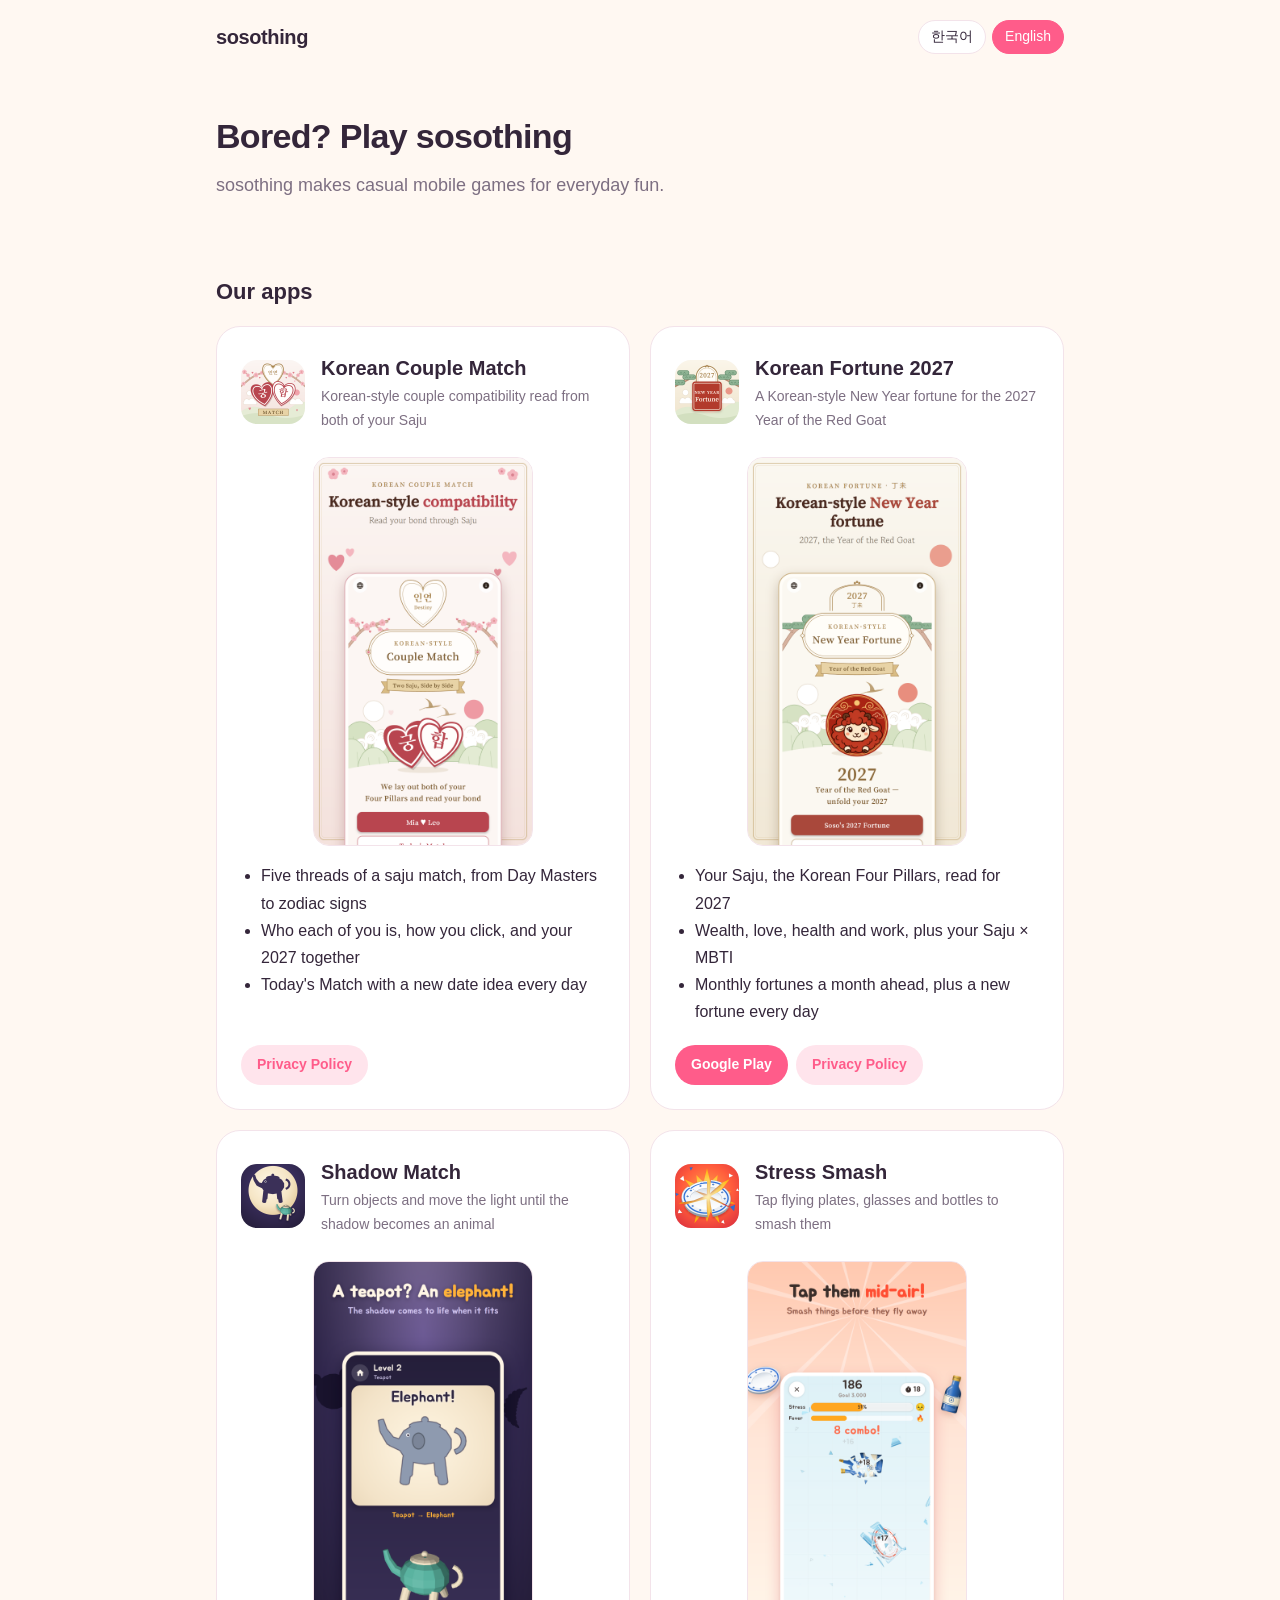
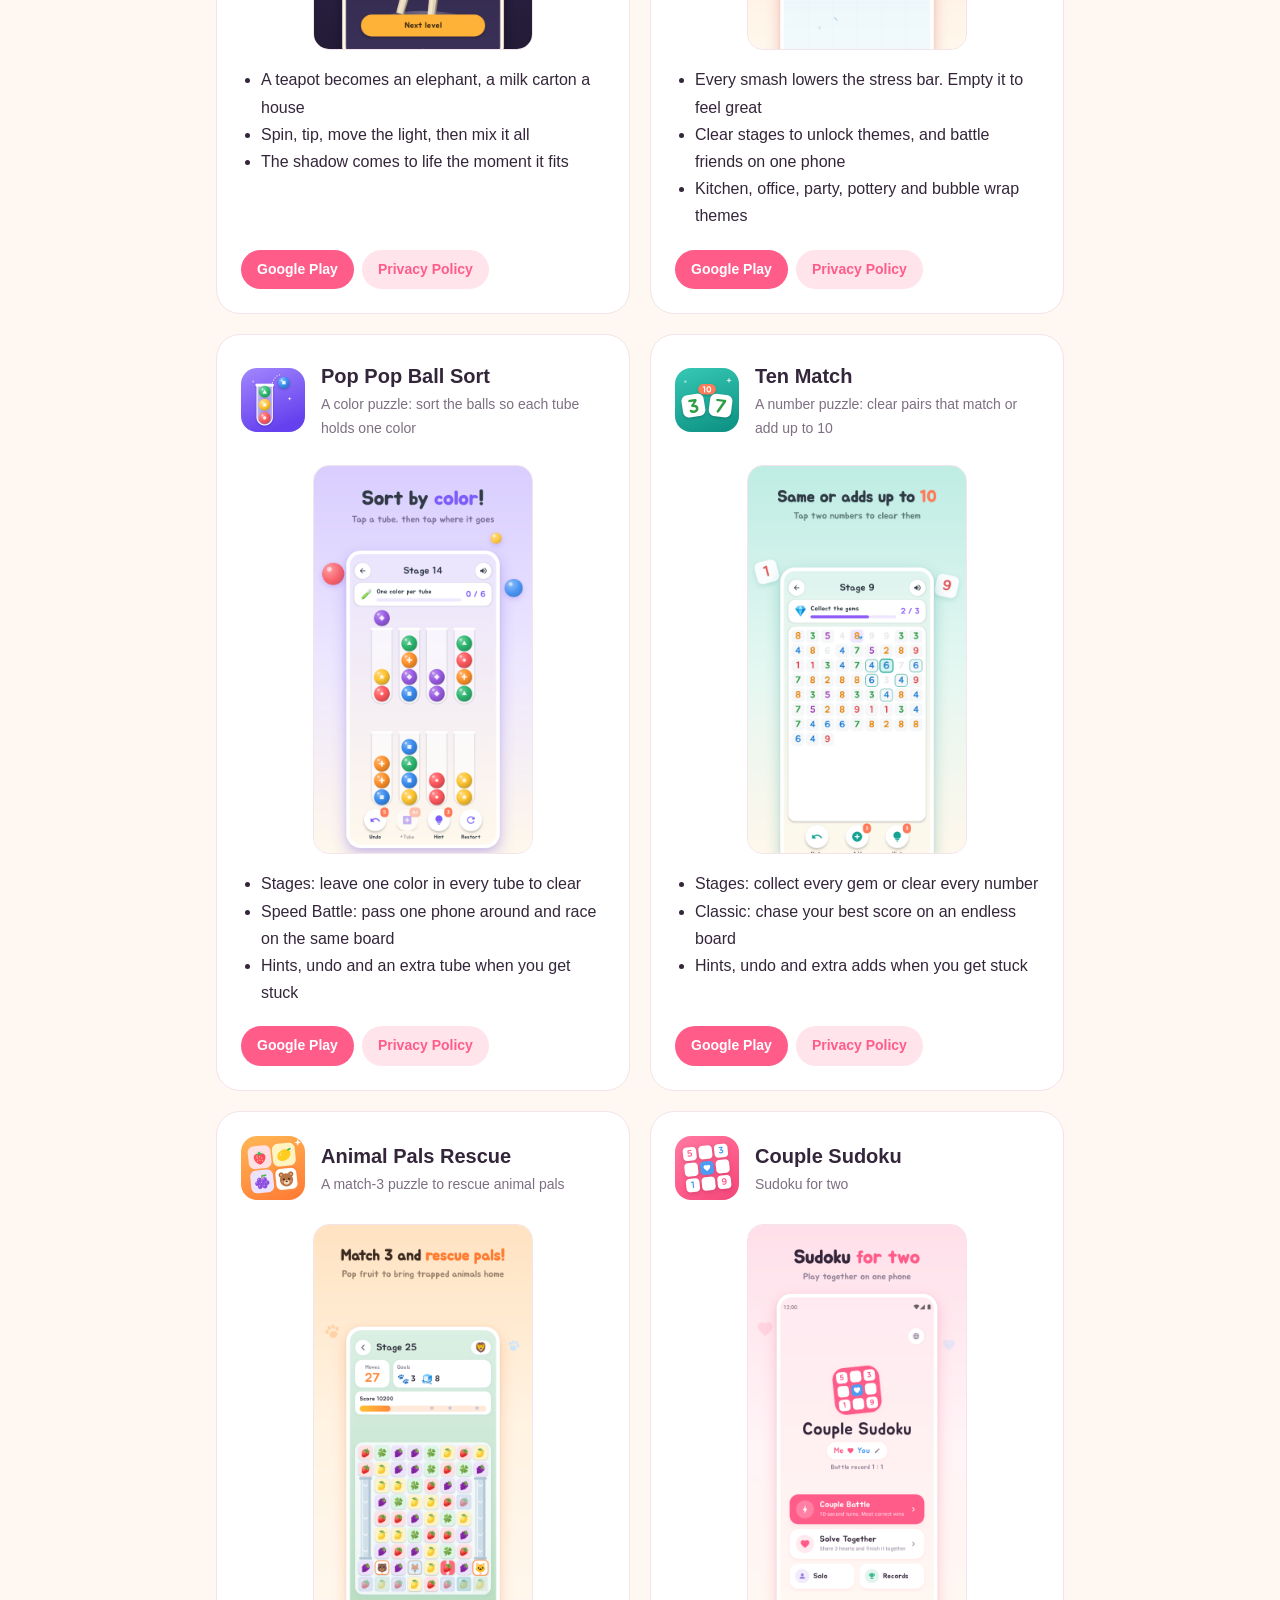
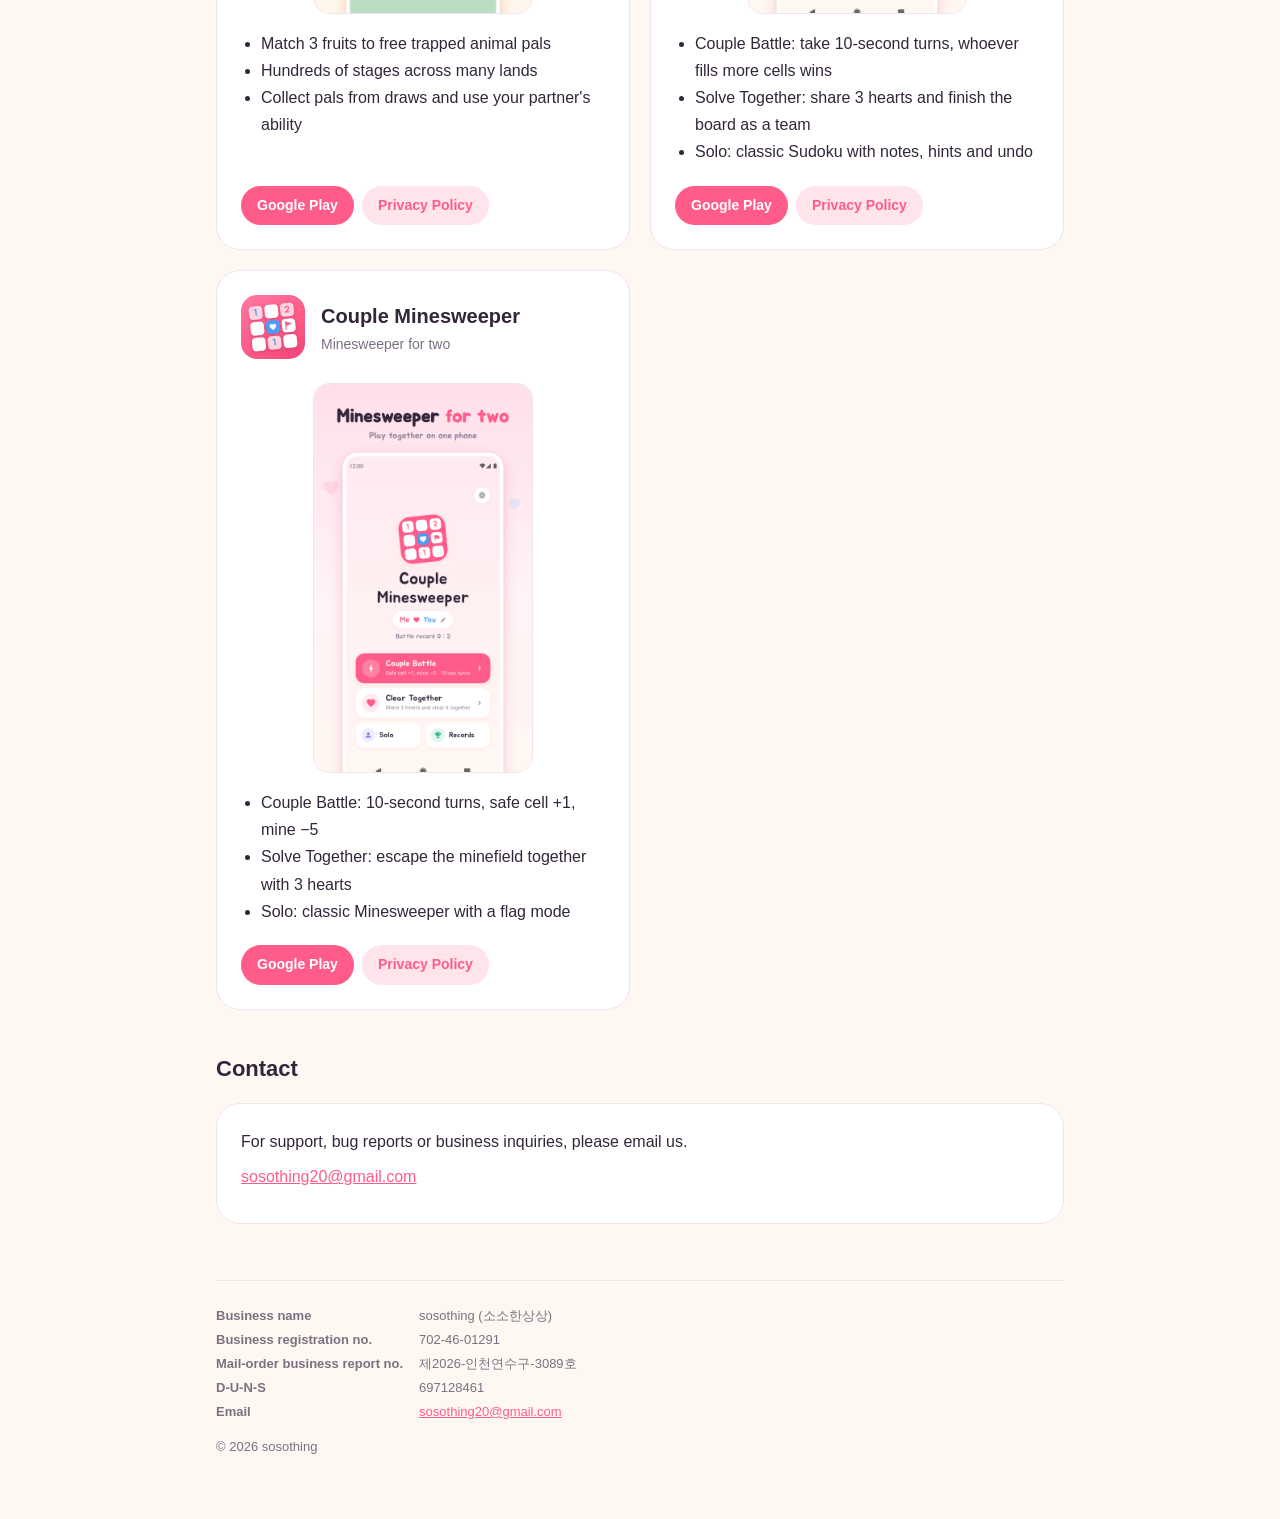
<file: index.html>
<!doctype html>
<html lang="ko" data-lang="ko">
<head>
<meta charset="utf-8">
<meta name="viewport" content="width=device-width, initial-scale=1">
<title>sosothing</title>
<meta name="description" content="소소한상상(sosothing)은 일상에서 가볍게 즐기는 캐주얼 모바일 게임을 만듭니다. / sosothing makes casual mobile games for everyday fun.">
<meta name="google-site-verification" content="OZxtH8biWq6dHtOWnSwe_YBOrlfcBjzr07Ja14kbQ_M">
<link rel="icon" href="assets/sudoku-icon.png">
<link rel="stylesheet" href="style.css">
<script src="lang.js"></script>
</head>
<body>
<div class="wrap">
  <header class="top">
    <a class="brand" href="./">sosothing</a>
    <div class="lang-switch">
      <button type="button" data-set-lang="ko">한국어</button>
      <button type="button" data-set-lang="en">English</button>
    </div>
  </header>

  <section class="hero">
    <h1 lang="ko">심심할땐 소소한상상</h1>
    <h1 lang="en">Bored? Play sosothing</h1>
    <p lang="ko">소소한상상(sosothing)은 일상에서 가볍게 즐기는 캐주얼 모바일 게임을 만듭니다.</p>
    <p lang="en">sosothing makes casual mobile games for everyday fun.</p>
  </section>

  <h2 class="section-title"><span lang="ko">앱</span><span lang="en">Our apps</span></h2>
  <div class="apps">
    <article class="app" id="couple-match">
      <div class="app-head">
        <img lang="ko" src="assets/couple-match-icon.png" alt="">
        <img lang="en" src="assets/couple-match-icon-en.png" alt="">
        <div>
          <h3><span lang="ko">소소점집 커플 궁합</span><span lang="en">Korean Couple Match</span></h3>
          <p lang="ko">두 사람의 만세력 사주로 보는 커플 궁합</p>
          <p lang="en">Korean-style couple compatibility read from both of your Saju</p>
        </div>
      </div>
      <img class="shot" lang="ko" src="assets/couple-match-ko.png" alt="소소점집 커플 궁합 앱 화면">
      <img class="shot" lang="en" src="assets/couple-match-en.png" alt="Korean Couple Match app screen">
      <ul lang="ko">
        <li>일간·배우자 자리·오행·십성·띠, 사주 궁합의 다섯 갈래</li>
        <li>각자 어떤 사람인지부터 둘이 만나면 어떤지, 2027년 둘의 흐름까지</li>
        <li>날마다 바뀌는 오늘의 궁합과 오늘의 데이트</li>
      </ul>
      <ul lang="en">
        <li>Five threads of a saju match, from Day Masters to zodiac signs</li>
        <li>Who each of you is, how you click, and your 2027 together</li>
        <li>Today's Match with a new date idea every day</li>
      </ul>
      <div class="links">
        <a class="btn btn-ghost" href="apps/couple-match/privacy.html"><span lang="ko">개인정보처리방침</span><span lang="en">Privacy Policy</span></a>
      </div>
    </article>

    <article class="app" id="newyear-2027">
      <div class="app-head">
        <img lang="ko" src="assets/newyear-2027-icon.png" alt="">
        <img lang="en" src="assets/newyear-2027-icon-en.png" alt="">
        <div>
          <h3><span lang="ko">소소점집 신년운세 2027</span><span lang="en">Korean Fortune 2027</span></h3>
          <p lang="ko">만세력으로 보는 2027 정미년 붉은 양의 해 신년운세</p>
          <p lang="en">A Korean-style New Year fortune for the 2027 Year of the Red Goat</p>
        </div>
      </div>
      <img class="shot" lang="ko" src="assets/newyear-2027-ko.png" alt="소소점집 신년운세 앱 화면">
      <img class="shot" lang="en" src="assets/newyear-2027-en.png" alt="Korean Fortune 2027 app screen">
      <ul lang="ko">
        <li>타고난 나부터 2027년의 나까지, 재물·연애·건강·일 운세</li>
        <li>만세력 사주표와 사주 × MBTI로 본 나</li>
        <li>한 달 앞서 미리 여는 달별 운세와 날마다 바뀌는 오늘의 운세</li>
      </ul>
      <ul lang="en">
        <li>Your Saju, the Korean Four Pillars, read for 2027</li>
        <li>Wealth, love, health and work, plus your Saju × MBTI</li>
        <li>Monthly fortunes a month ahead, plus a new fortune every day</li>
      </ul>
      <div class="links">
        <a class="btn btn-primary" href="https://play.google.com/store/apps/details?id=com.sosothing.newyear2027">Google Play</a>
        <a class="btn btn-ghost" href="apps/newyear-2027/privacy.html"><span lang="ko">개인정보처리방침</span><span lang="en">Privacy Policy</span></a>
      </div>
    </article>

    <article class="app" id="shadow-match">
      <div class="app-head">
        <img src="assets/shadow-match-icon.png" alt="">
        <div>
          <h3><span lang="ko">그림자 맞추기</span><span lang="en">Shadow Match</span></h3>
          <p lang="ko">물건을 돌리고 조명을 옮겨 그림자를 동물로 바꾸는 퍼즐</p>
          <p lang="en">Turn objects and move the light until the shadow becomes an animal</p>
        </div>
      </div>
      <img class="shot" lang="ko" src="assets/shadow-match-ko.png" alt="그림자 맞추기 게임 화면">
      <img class="shot" lang="en" src="assets/shadow-match-en.png" alt="Shadow Match game screen">
      <ul lang="ko">
        <li>주전자는 코끼리로, 우유팩은 집으로, 블록은 고양이로</li>
        <li>돌리기, 기울이기, 조명 옮기기, 그리고 모두 섞어서 맞추기까지</li>
        <li>딱 맞는 순간 그림자에 색과 얼굴이 생겨나요</li>
      </ul>
      <ul lang="en">
        <li>A teapot becomes an elephant, a milk carton a house</li>
        <li>Spin, tip, move the light, then mix it all</li>
        <li>The shadow comes to life the moment it fits</li>
      </ul>
      <div class="links">
        <a class="btn btn-primary" href="https://play.google.com/store/apps/details?id=com.sosothing.shadowmatch">Google Play</a>
        <a class="btn btn-ghost" href="apps/shadow-match/privacy.html"><span lang="ko">개인정보처리방침</span><span lang="en">Privacy Policy</span></a>
      </div>
    </article>

    <article class="app" id="stress-smash">
      <div class="app-head">
        <img src="assets/stress-smash-icon.png" alt="">
        <div>
          <h3><span lang="ko">스트레스 박살</span><span lang="en">Stress Smash</span></h3>
          <p lang="ko">날아오는 접시, 유리컵, 병을 눌러 와장창 부수는 스트레스 해소 게임</p>
          <p lang="en">Tap flying plates, glasses and bottles to smash them</p>
        </div>
      </div>
      <img class="shot" lang="ko" src="assets/stress-smash-ko.png" alt="스트레스 박살 게임 화면">
      <img class="shot" lang="en" src="assets/stress-smash-en.png" alt="Stress Smash game screen">
      <ul lang="ko">
        <li>부술 때마다 스트레스 게이지가 줄고, 다 비우면 후련해요</li>
        <li>스테이지를 깨고 테마를 열고, 박살 대결로 친구와 점수 대결</li>
        <li>부엌, 사무실, 파티, 도자기 공방, 뽁뽁이 테마</li>
      </ul>
      <ul lang="en">
        <li>Every smash lowers the stress bar. Empty it to feel great</li>
        <li>Clear stages to unlock themes, and battle friends on one phone</li>
        <li>Kitchen, office, party, pottery and bubble wrap themes</li>
      </ul>
      <div class="links">
        <a class="btn btn-primary" href="https://play.google.com/store/apps/details?id=com.sosothing.stresssmash">Google Play</a>
        <a class="btn btn-ghost" href="apps/stress-smash/privacy.html"><span lang="ko">개인정보처리방침</span><span lang="en">Privacy Policy</span></a>
      </div>
    </article>

    <article class="app" id="ball-sort">
      <div class="app-head">
        <img src="assets/ball-sort-icon.png" alt="">
        <div>
          <h3><span lang="ko">콩콩 볼소트</span><span lang="en">Pop Pop Ball Sort</span></h3>
          <p lang="ko">같은 색 공끼리 병에 모으는 정렬 퍼즐</p>
          <p lang="en">A color puzzle: sort the balls so each tube holds one color</p>
        </div>
      </div>
      <img class="shot" lang="ko" src="assets/ball-sort-ko.png" alt="콩콩 볼소트 게임 화면">
      <img class="shot" lang="en" src="assets/ball-sort-en.png" alt="Pop Pop Ball Sort game screen">
      <ul lang="ko">
        <li>스테이지: 병마다 한 가지 색만 남기면 클리어</li>
        <li>스피드 대결: 여럿이 폰 하나로 같은 판을 풀고 시간으로 순위</li>
        <li>힌트, 되돌리기, 빈 병 더하기로 막혀도 걱정 없어요</li>
      </ul>
      <ul lang="en">
        <li>Stages: leave one color in every tube to clear</li>
        <li>Speed Battle: pass one phone around and race on the same board</li>
        <li>Hints, undo and an extra tube when you get stuck</li>
      </ul>
      <div class="links">
        <a class="btn btn-primary" href="https://play.google.com/store/apps/details?id=com.sosothing.ballsort">Google Play</a>
        <a class="btn btn-ghost" href="apps/ball-sort/privacy.html"><span lang="ko">개인정보처리방침</span><span lang="en">Privacy Policy</span></a>
      </div>
    </article>

    <article class="app" id="ten-match">
      <div class="app-head">
        <img src="assets/ten-match-icon.png" alt="">
        <div>
          <h3><span lang="ko">텐 매치</span><span lang="en">Ten Match</span></h3>
          <p lang="ko">같거나 합이 10인 두 숫자를 지우는 숫자 퍼즐</p>
          <p lang="en">A number puzzle: clear pairs that match or add up to 10</p>
        </div>
      </div>
      <img class="shot" lang="ko" src="assets/ten-match-ko.png" alt="텐 매치 게임 화면">
      <img class="shot" lang="en" src="assets/ten-match-en.png" alt="Ten Match game screen">
      <ul lang="ko">
        <li>스테이지: 보석을 모으거나 숫자를 모두 지워 클리어</li>
        <li>클래식: 끝없이 이어지는 판에서 최고 점수에 도전</li>
        <li>힌트, 되돌리기, 숫자 추가로 막혀도 걱정 없어요</li>
      </ul>
      <ul lang="en">
        <li>Stages: collect every gem or clear every number</li>
        <li>Classic: chase your best score on an endless board</li>
        <li>Hints, undo and extra adds when you get stuck</li>
      </ul>
      <div class="links">
        <a class="btn btn-primary" href="https://play.google.com/store/apps/details?id=com.sosothing.tenmatch">Google Play</a>
        <a class="btn btn-ghost" href="apps/ten-match/privacy.html"><span lang="ko">개인정보처리방침</span><span lang="en">Privacy Policy</span></a>
      </div>
    </article>

    <article class="app" id="animal-rescue">
      <div class="app-head">
        <img src="assets/animal-rescue-icon.png" alt="">
        <div>
          <h3><span lang="ko">동물 친구 구출</span><span lang="en">Animal Pals Rescue</span></h3>
          <p lang="ko">과일을 맞춰 동물 친구를 구하는 3매치 퍼즐</p>
          <p lang="en">A match-3 puzzle to rescue animal pals</p>
        </div>
      </div>
      <img class="shot" lang="ko" src="assets/animal-rescue-ko.png" alt="동물 친구 구출 게임 화면">
      <img class="shot" lang="en" src="assets/animal-rescue-en.png" alt="Animal Pals Rescue game screen">
      <ul lang="ko">
        <li>과일 3개를 맞춰 갇힌 동물 친구를 구출</li>
        <li>여러 지역을 여행하는 수백 판의 퍼즐</li>
        <li>친구 뽑기로 동물을 모으고, 파트너 능력으로 퍼즐을 도와요</li>
      </ul>
      <ul lang="en">
        <li>Match 3 fruits to free trapped animal pals</li>
        <li>Hundreds of stages across many lands</li>
        <li>Collect pals from draws and use your partner's ability</li>
      </ul>
      <div class="links">
        <a class="btn btn-primary" href="https://play.google.com/store/apps/details?id=com.sosothing.animalrescue">Google Play</a>
        <a class="btn btn-ghost" href="apps/animal-rescue/privacy.html"><span lang="ko">개인정보처리방침</span><span lang="en">Privacy Policy</span></a>
      </div>
    </article>

    <article class="app" id="couple-sudoku">
      <div class="app-head">
        <img src="assets/sudoku-icon.png" alt="">
        <div>
          <h3><span lang="ko">커플 스도쿠</span><span lang="en">Couple Sudoku</span></h3>
          <p lang="ko">둘이 함께 푸는 스도쿠</p>
          <p lang="en">Sudoku for two</p>
        </div>
      </div>
      <img class="shot" lang="ko" src="assets/sudoku-ko.png" alt="커플 스도쿠 메인 화면">
      <img class="shot" lang="en" src="assets/sudoku-en.png" alt="Couple Sudoku main screen">
      <ul lang="ko">
        <li>커플 대결: 10초씩 번갈아 숫자를 넣고, 더 많이 맞힌 사람이 승리</li>
        <li>함께 풀기: 하트 3개를 나눠 쓰며 한 판을 같이 완성</li>
        <li>혼자 하기: 메모, 힌트, 되돌리기가 있는 클래식 스도쿠</li>
      </ul>
      <ul lang="en">
        <li>Couple Battle: take 10-second turns, whoever fills more cells wins</li>
        <li>Solve Together: share 3 hearts and finish the board as a team</li>
        <li>Solo: classic Sudoku with notes, hints and undo</li>
      </ul>
      <div class="links">
        <a class="btn btn-primary" href="https://play.google.com/store/apps/details?id=com.hoon.sudoku">Google Play</a>
        <a class="btn btn-ghost" href="apps/couple-sudoku/privacy.html"><span lang="ko">개인정보처리방침</span><span lang="en">Privacy Policy</span></a>
      </div>
    </article>

    <article class="app" id="couple-minesweeper">
      <div class="app-head">
        <img src="assets/minesweeper-icon.png" alt="">
        <div>
          <h3><span lang="ko">커플 지뢰찾기</span><span lang="en">Couple Minesweeper</span></h3>
          <p lang="ko">둘이 함께 하는 지뢰찾기</p>
          <p lang="en">Minesweeper for two</p>
        </div>
      </div>
      <img class="shot" lang="ko" src="assets/minesweeper-ko.png" alt="커플 지뢰찾기 메인 화면">
      <img class="shot" lang="en" src="assets/minesweeper-en.png" alt="Couple Minesweeper main screen">
      <ul lang="ko">
        <li>커플 대결: 10초씩 번갈아, 안전한 칸 +1점, 지뢰 −5점</li>
        <li>함께 풀기: 하트 3개로 둘이 지뢰밭을 함께 탈출</li>
        <li>혼자 하기: 깃발 모드가 있는 클래식 지뢰찾기</li>
      </ul>
      <ul lang="en">
        <li>Couple Battle: 10-second turns, safe cell +1, mine −5</li>
        <li>Solve Together: escape the minefield together with 3 hearts</li>
        <li>Solo: classic Minesweeper with a flag mode</li>
      </ul>
      <div class="links">
        <a class="btn btn-primary" href="https://play.google.com/store/apps/details?id=com.hoon.coupleminesweeper">Google Play</a>
        <a class="btn btn-ghost" href="apps/couple-minesweeper/privacy.html"><span lang="ko">개인정보처리방침</span><span lang="en">Privacy Policy</span></a>
      </div>
    </article>
  </div>

  <h2 class="section-title"><span lang="ko">문의</span><span lang="en">Contact</span></h2>
  <div class="about">
    <p lang="ko">앱 사용, 오류 제보, 제휴 문의는 이메일로 보내 주세요.</p>
    <p lang="en">For support, bug reports or business inquiries, please email us.</p>
    <p><a href="mailto:sosothing20@gmail.com">sosothing20@gmail.com</a></p>
  </div>

  <footer>
    <dl>
      <dt><span lang="ko">상호</span><span lang="en">Business name</span></dt><dd><span lang="ko">소소한상상 (영문: sosothing)</span><span lang="en">sosothing (소소한상상)</span></dd>
      <dt><span lang="ko">사업자등록번호</span><span lang="en">Business registration no.</span></dt><dd>702-46-01291</dd>
      <dt><span lang="ko">통신판매업 신고번호</span><span lang="en">Mail-order business report no.</span></dt><dd>제2026-인천연수구-3089호</dd>
      <!-- 정해지면 채운다
      <dt><span lang="ko">대표자</span><span lang="en">Representative</span></dt><dd></dd>
      <dt><span lang="ko">주소</span><span lang="en">Address</span></dt><dd></dd>
      -->
      <dt>D-U-N-S</dt><dd>697128461</dd>
      <dt><span lang="ko">이메일</span><span lang="en">Email</span></dt><dd><a href="mailto:sosothing20@gmail.com">sosothing20@gmail.com</a></dd>
    </dl>
    <p>© 2026 sosothing</p>
  </footer>
</div>
</body>
</html>
</file>
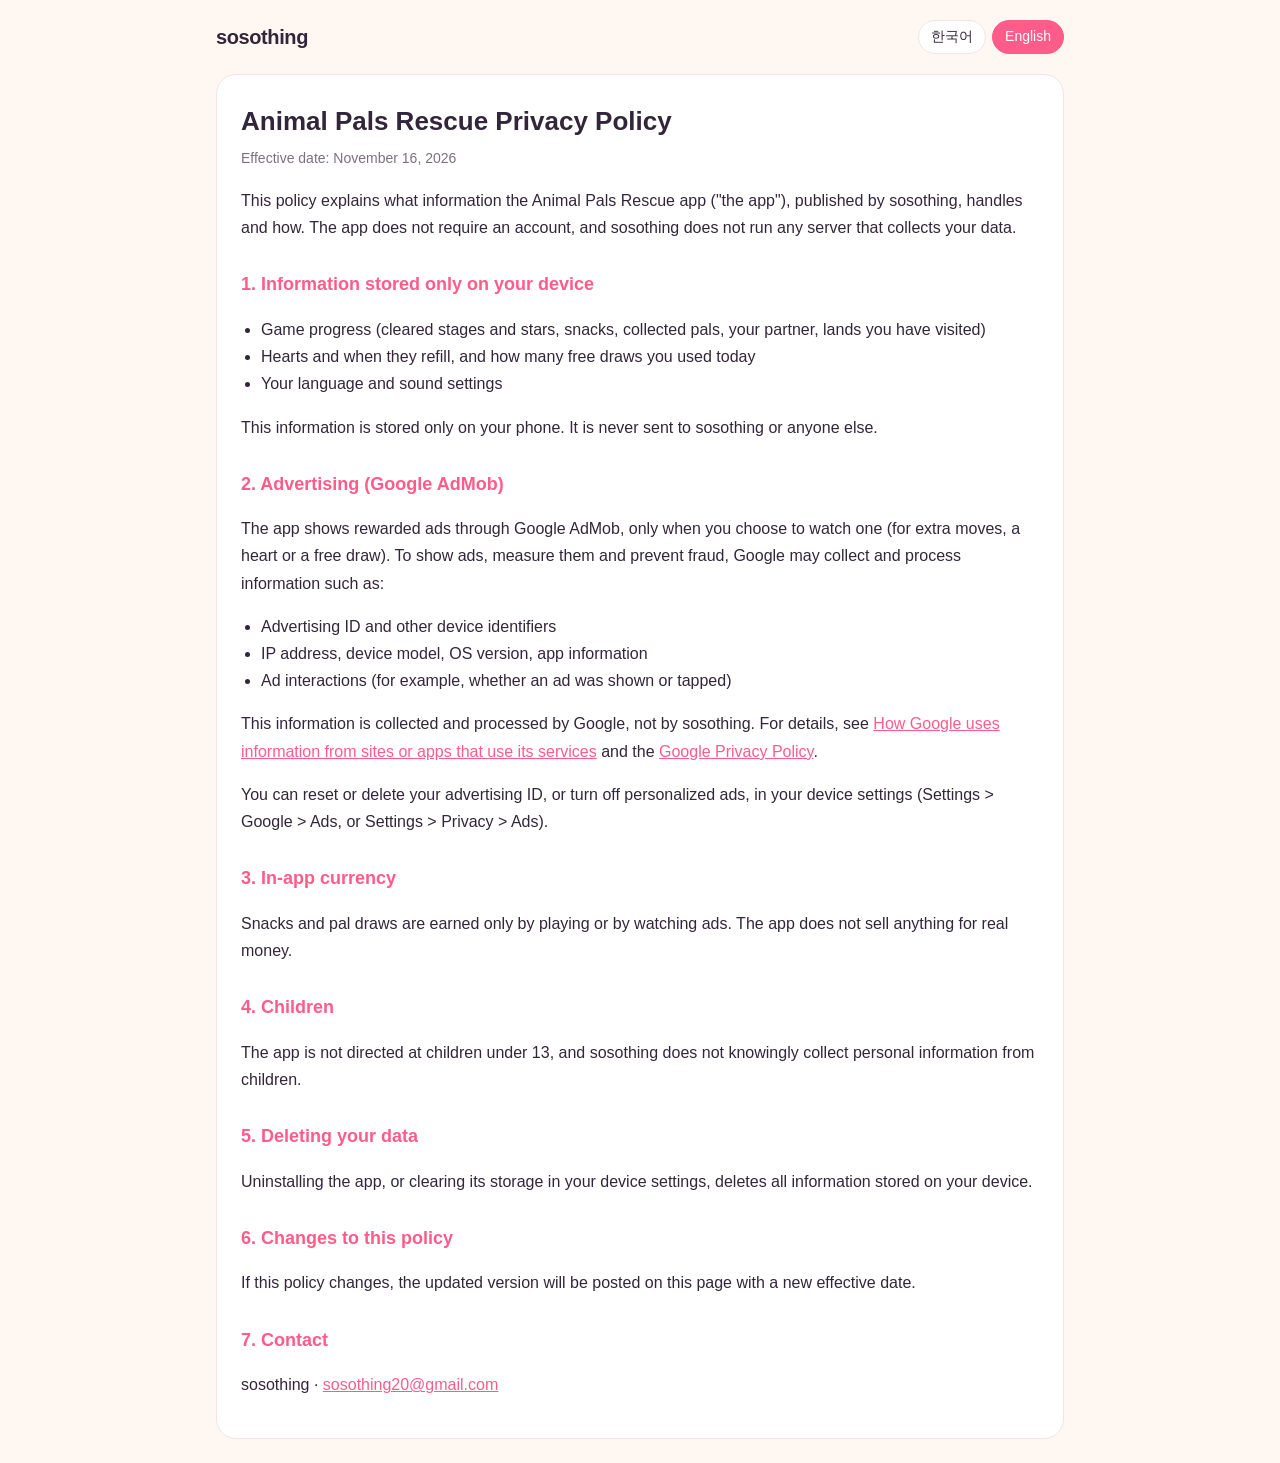
<file: apps/animal-rescue/privacy.html>
<!doctype html>
<html lang="ko" data-lang="ko">
<head>
<meta charset="utf-8">
<meta name="viewport" content="width=device-width, initial-scale=1">
<title>Animal Pals Rescue · Privacy Policy</title>
<link rel="icon" href="../../assets/animal-rescue-icon.png">
<link rel="stylesheet" href="../../style.css">
<script src="../../lang.js"></script>
</head>
<body>
<div class="wrap">
  <header class="top">
    <a class="brand" href="../../">sosothing</a>
    <div class="lang-switch">
      <button type="button" data-set-lang="ko">한국어</button>
      <button type="button" data-set-lang="en">English</button>
    </div>
  </header>

  <section class="doc" lang="en">
    <h1>Animal Pals Rescue Privacy Policy</h1>
    <p class="date">Effective date: November 16, 2026</p>
    <p>This policy explains what information the Animal Pals Rescue app ("the app"), published by sosothing, handles and how. The app does not require an account, and sosothing does not run any server that collects your data.</p>

    <h2>1. Information stored only on your device</h2>
    <ul>
      <li>Game progress (cleared stages and stars, snacks, collected pals, your partner, lands you have visited)</li>
      <li>Hearts and when they refill, and how many free draws you used today</li>
      <li>Your language and sound settings</li>
    </ul>
    <p>This information is stored only on your phone. It is never sent to sosothing or anyone else.</p>

    <h2>2. Advertising (Google AdMob)</h2>
    <p>The app shows rewarded ads through Google AdMob, only when you choose to watch one (for extra moves, a heart or a free draw). To show ads, measure them and prevent fraud, Google may collect and process information such as:</p>
    <ul>
      <li>Advertising ID and other device identifiers</li>
      <li>IP address, device model, OS version, app information</li>
      <li>Ad interactions (for example, whether an ad was shown or tapped)</li>
    </ul>
    <p>This information is collected and processed by Google, not by sosothing. For details, see <a href="https://policies.google.com/technologies/partner-sites">How Google uses information from sites or apps that use its services</a> and the <a href="https://policies.google.com/privacy">Google Privacy Policy</a>.</p>
    <p>You can reset or delete your advertising ID, or turn off personalized ads, in your device settings (Settings &gt; Google &gt; Ads, or Settings &gt; Privacy &gt; Ads).</p>

    <h2>3. In-app currency</h2>
    <p>Snacks and pal draws are earned only by playing or by watching ads. The app does not sell anything for real money.</p>

    <h2>4. Children</h2>
    <p>The app is not directed at children under 13, and sosothing does not knowingly collect personal information from children.</p>

    <h2>5. Deleting your data</h2>
    <p>Uninstalling the app, or clearing its storage in your device settings, deletes all information stored on your device.</p>

    <h2>6. Changes to this policy</h2>
    <p>If this policy changes, the updated version will be posted on this page with a new effective date.</p>

    <h2>7. Contact</h2>
    <p>sosothing · <a href="mailto:sosothing20@gmail.com">sosothing20@gmail.com</a></p>
  </section>

  <section class="doc" lang="ko">
    <h1>동물 친구 구출 개인정보처리방침</h1>
    <p class="date">시행일: 2026년 11월 16일</p>
    <p>이 방침은 소소한상상(sosothing)이 제공하는 동물 친구 구출 앱(이하 "앱")이 어떤 정보를 어떻게 다루는지 설명합니다. 앱은 회원가입이 없으며, sosothing은 사용자 정보를 모으는 서버를 운영하지 않습니다.</p>

    <h2>1. 기기에만 저장되는 정보</h2>
    <ul>
      <li>게임 진행 기록(깬 스테이지와 별, 간식, 모은 친구, 파트너, 방문한 지역)</li>
      <li>하트 개수와 충전 시간, 오늘 사용한 무료 뽑기 횟수</li>
      <li>언어·소리 설정</li>
    </ul>
    <p>이 정보는 사용자의 휴대폰에만 저장되며, sosothing이나 다른 누구에게도 전송되지 않습니다.</p>

    <h2>2. 광고 (Google AdMob)</h2>
    <p>앱은 Google AdMob을 통해 보상형 광고를 보여 주며, 사용자가 직접 선택할 때(이동 추가, 하트, 무료 뽑기)만 광고가 나옵니다. 광고 제공, 효과 측정, 부정 사용 방지를 위해 Google이 다음과 같은 정보를 수집·처리할 수 있습니다.</p>
    <ul>
      <li>광고 ID 및 기타 기기 식별자</li>
      <li>IP 주소, 기기 모델, OS 버전, 앱 정보</li>
      <li>광고 관련 활동(광고 노출·클릭 여부 등)</li>
    </ul>
    <p>이 정보는 sosothing이 아닌 Google이 수집하고 처리합니다. 자세한 내용은 <a href="https://policies.google.com/technologies/partner-sites?hl=ko">Google 서비스를 사용하는 사이트 또는 앱에서 Google이 정보를 사용하는 방법</a>과 <a href="https://policies.google.com/privacy?hl=ko">Google 개인정보처리방침</a>을 참고하세요.</p>
    <p>휴대폰 설정(설정 &gt; Google &gt; 광고, 또는 설정 &gt; 개인정보 보호 &gt; 광고)에서 광고 ID를 재설정·삭제하거나 맞춤 광고를 끌 수 있습니다.</p>

    <h2>3. 게임 안 재화</h2>
    <p>간식과 친구 뽑기는 게임을 하거나 광고를 봐서만 얻을 수 있습니다. 앱은 실제 돈으로 아무것도 판매하지 않습니다.</p>

    <h2>4. 아동</h2>
    <p>앱은 만 13세 미만 아동을 대상으로 하지 않으며, sosothing은 아동의 개인정보를 알면서 수집하지 않습니다.</p>

    <h2>5. 정보 삭제</h2>
    <p>앱을 삭제하거나 휴대폰 설정에서 앱 저장공간을 지우면 기기에 저장된 모든 정보가 함께 삭제됩니다.</p>

    <h2>6. 방침 변경</h2>
    <p>방침이 바뀌면 이 페이지에 새 시행일과 함께 게시합니다.</p>

    <h2>7. 문의</h2>
    <p>소소한상상(sosothing) · <a href="mailto:sosothing20@gmail.com">sosothing20@gmail.com</a></p>
  </section>
</div>
</body>
</html>
</file>
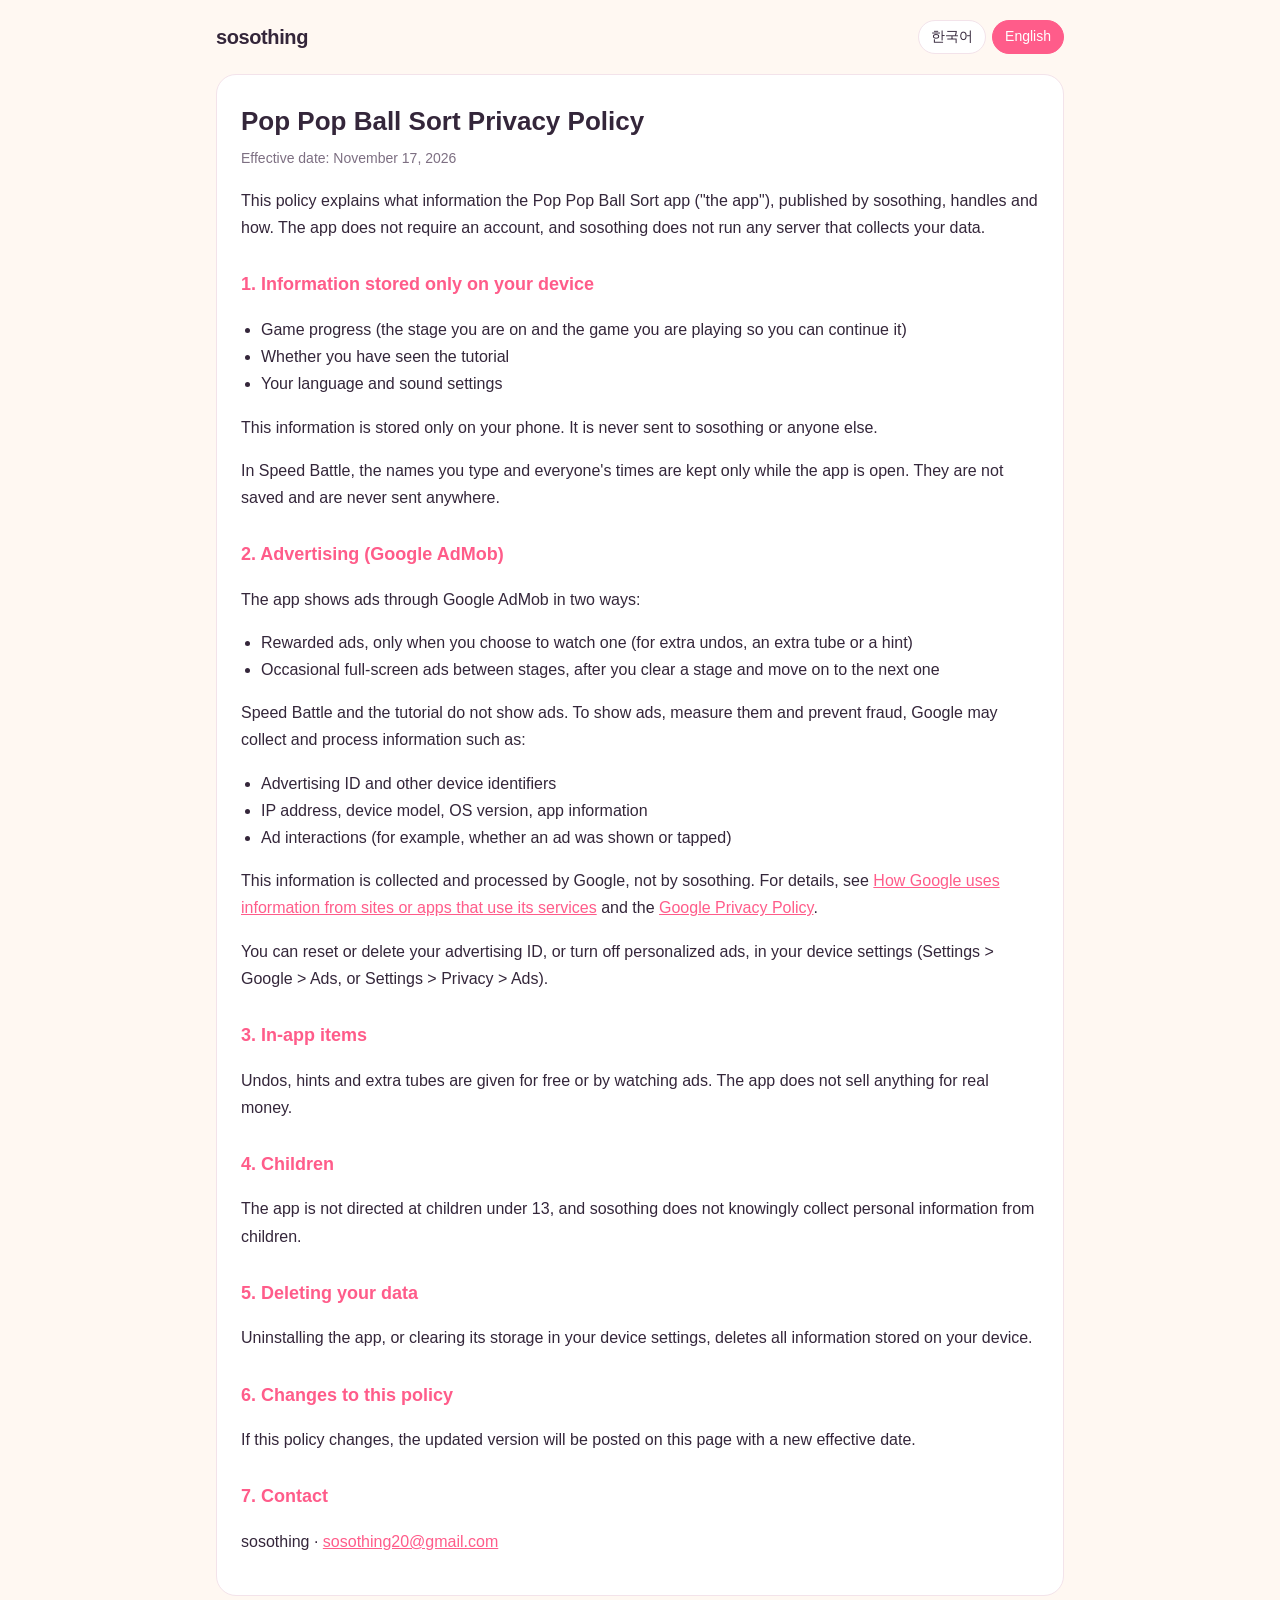
<file: apps/ball-sort/privacy.html>
<!doctype html>
<html lang="ko" data-lang="ko">
<head>
<meta charset="utf-8">
<meta name="viewport" content="width=device-width, initial-scale=1">
<title>Pop Pop Ball Sort · Privacy Policy</title>
<link rel="icon" href="../../assets/ball-sort-icon.png">
<link rel="stylesheet" href="../../style.css">
<script src="../../lang.js"></script>
</head>
<body>
<div class="wrap">
  <header class="top">
    <a class="brand" href="../../">sosothing</a>
    <div class="lang-switch">
      <button type="button" data-set-lang="ko">한국어</button>
      <button type="button" data-set-lang="en">English</button>
    </div>
  </header>

  <section class="doc" lang="en">
    <h1>Pop Pop Ball Sort Privacy Policy</h1>
    <p class="date">Effective date: November 17, 2026</p>
    <p>This policy explains what information the Pop Pop Ball Sort app ("the app"), published by sosothing, handles and how. The app does not require an account, and sosothing does not run any server that collects your data.</p>

    <h2>1. Information stored only on your device</h2>
    <ul>
      <li>Game progress (the stage you are on and the game you are playing so you can continue it)</li>
      <li>Whether you have seen the tutorial</li>
      <li>Your language and sound settings</li>
    </ul>
    <p>This information is stored only on your phone. It is never sent to sosothing or anyone else.</p>
    <p>In Speed Battle, the names you type and everyone's times are kept only while the app is open. They are not saved and are never sent anywhere.</p>

    <h2>2. Advertising (Google AdMob)</h2>
    <p>The app shows ads through Google AdMob in two ways:</p>
    <ul>
      <li>Rewarded ads, only when you choose to watch one (for extra undos, an extra tube or a hint)</li>
      <li>Occasional full-screen ads between stages, after you clear a stage and move on to the next one</li>
    </ul>
    <p>Speed Battle and the tutorial do not show ads. To show ads, measure them and prevent fraud, Google may collect and process information such as:</p>
    <ul>
      <li>Advertising ID and other device identifiers</li>
      <li>IP address, device model, OS version, app information</li>
      <li>Ad interactions (for example, whether an ad was shown or tapped)</li>
    </ul>
    <p>This information is collected and processed by Google, not by sosothing. For details, see <a href="https://policies.google.com/technologies/partner-sites">How Google uses information from sites or apps that use its services</a> and the <a href="https://policies.google.com/privacy">Google Privacy Policy</a>.</p>
    <p>You can reset or delete your advertising ID, or turn off personalized ads, in your device settings (Settings &gt; Google &gt; Ads, or Settings &gt; Privacy &gt; Ads).</p>

    <h2>3. In-app items</h2>
    <p>Undos, hints and extra tubes are given for free or by watching ads. The app does not sell anything for real money.</p>

    <h2>4. Children</h2>
    <p>The app is not directed at children under 13, and sosothing does not knowingly collect personal information from children.</p>

    <h2>5. Deleting your data</h2>
    <p>Uninstalling the app, or clearing its storage in your device settings, deletes all information stored on your device.</p>

    <h2>6. Changes to this policy</h2>
    <p>If this policy changes, the updated version will be posted on this page with a new effective date.</p>

    <h2>7. Contact</h2>
    <p>sosothing · <a href="mailto:sosothing20@gmail.com">sosothing20@gmail.com</a></p>
  </section>

  <section class="doc" lang="ko">
    <h1>콩콩 볼소트 개인정보처리방침</h1>
    <p class="date">시행일: 2026년 11월 17일</p>
    <p>이 방침은 소소한상상(sosothing)이 제공하는 콩콩 볼소트 앱(이하 "앱")이 어떤 정보를 어떻게 다루는지 설명합니다. 앱은 회원가입이 없으며, sosothing은 사용자 정보를 모으는 서버를 운영하지 않습니다.</p>

    <h2>1. 기기에만 저장되는 정보</h2>
    <ul>
      <li>게임 진행 기록(지금 할 스테이지, 이어서 할 수 있게 저장한 하던 판)</li>
      <li>튜토리얼을 봤는지 여부</li>
      <li>언어·소리 설정</li>
    </ul>
    <p>이 정보는 사용자의 휴대폰에만 저장되며, sosothing이나 다른 누구에게도 전송되지 않습니다.</p>
    <p>스피드 대결에서 입력한 이름과 각자의 기록은 앱을 켜 둔 동안에만 쓰이고, 저장하거나 어디로도 보내지 않습니다.</p>

    <h2>2. 광고 (Google AdMob)</h2>
    <p>앱은 Google AdMob을 통해 두 가지 광고를 보여 줍니다.</p>
    <ul>
      <li>보상형 광고: 사용자가 직접 선택할 때만 나옵니다(되돌리기 추가, 빈 병 추가, 힌트).</li>
      <li>전면 광고: 스테이지를 깨고 다음 스테이지로 넘어갈 때 가끔 나옵니다.</li>
    </ul>
    <p>스피드 대결과 튜토리얼에는 광고가 나오지 않습니다. 광고 제공, 효과 측정, 부정 사용 방지를 위해 Google이 다음과 같은 정보를 수집·처리할 수 있습니다.</p>
    <ul>
      <li>광고 ID 및 기타 기기 식별자</li>
      <li>IP 주소, 기기 모델, OS 버전, 앱 정보</li>
      <li>광고 관련 활동(광고 노출·클릭 여부 등)</li>
    </ul>
    <p>이 정보는 sosothing이 아닌 Google이 수집하고 처리합니다. 자세한 내용은 <a href="https://policies.google.com/technologies/partner-sites?hl=ko">Google 서비스를 사용하는 사이트 또는 앱에서 Google이 정보를 사용하는 방법</a>과 <a href="https://policies.google.com/privacy?hl=ko">Google 개인정보처리방침</a>을 참고하세요.</p>
    <p>휴대폰 설정(설정 &gt; Google &gt; 광고, 또는 설정 &gt; 개인정보 보호 &gt; 광고)에서 광고 ID를 재설정·삭제하거나 맞춤 광고를 끌 수 있습니다.</p>

    <h2>3. 게임 안 아이템</h2>
    <p>되돌리기, 힌트, 빈 병은 무료로 주거나 광고를 보면 받을 수 있습니다. 앱은 실제 돈으로 아무것도 판매하지 않습니다.</p>

    <h2>4. 아동</h2>
    <p>앱은 만 13세 미만 아동을 대상으로 하지 않으며, sosothing은 아동의 개인정보를 알면서 수집하지 않습니다.</p>

    <h2>5. 정보 삭제</h2>
    <p>앱을 삭제하거나 휴대폰 설정에서 앱 저장공간을 지우면 기기에 저장된 모든 정보가 함께 삭제됩니다.</p>

    <h2>6. 방침 변경</h2>
    <p>방침이 바뀌면 이 페이지에 새 시행일과 함께 게시합니다.</p>

    <h2>7. 문의</h2>
    <p>소소한상상(sosothing) · <a href="mailto:sosothing20@gmail.com">sosothing20@gmail.com</a></p>
  </section>
</div>
</body>
</html>
</file>
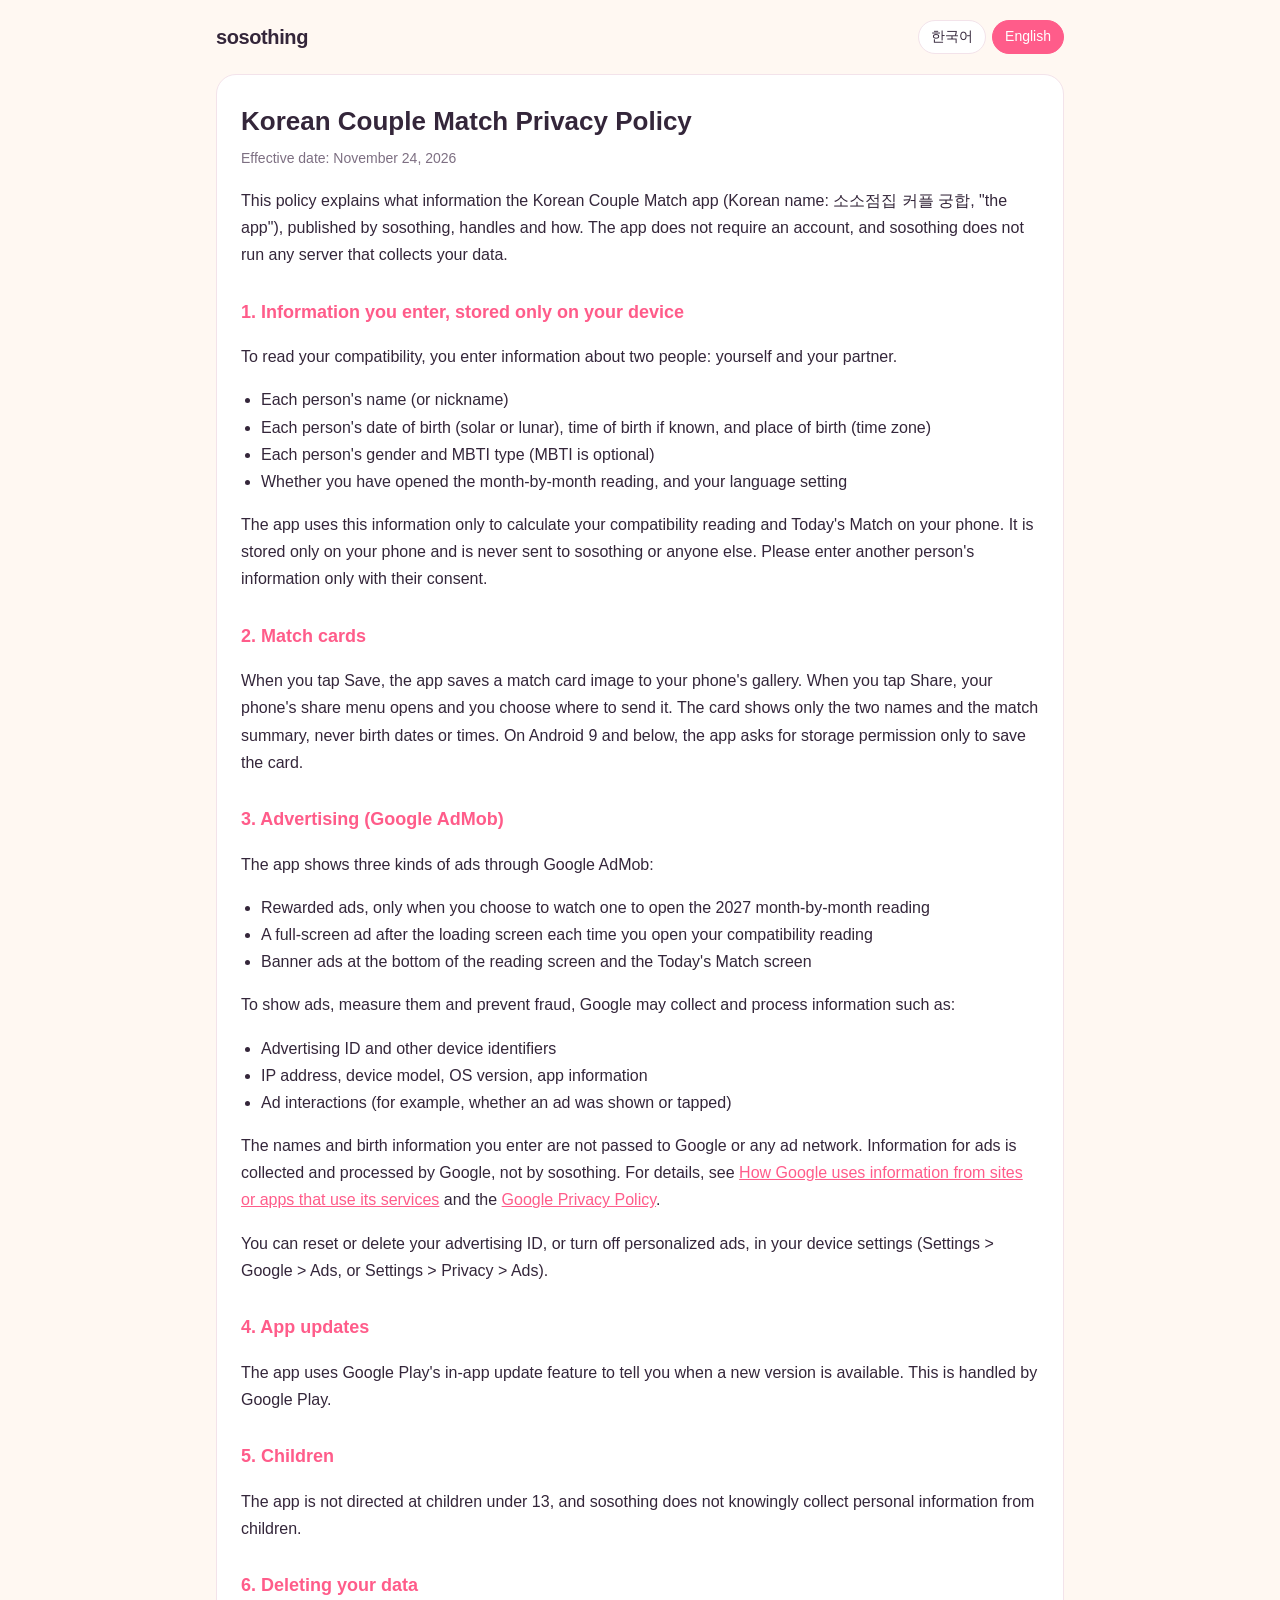
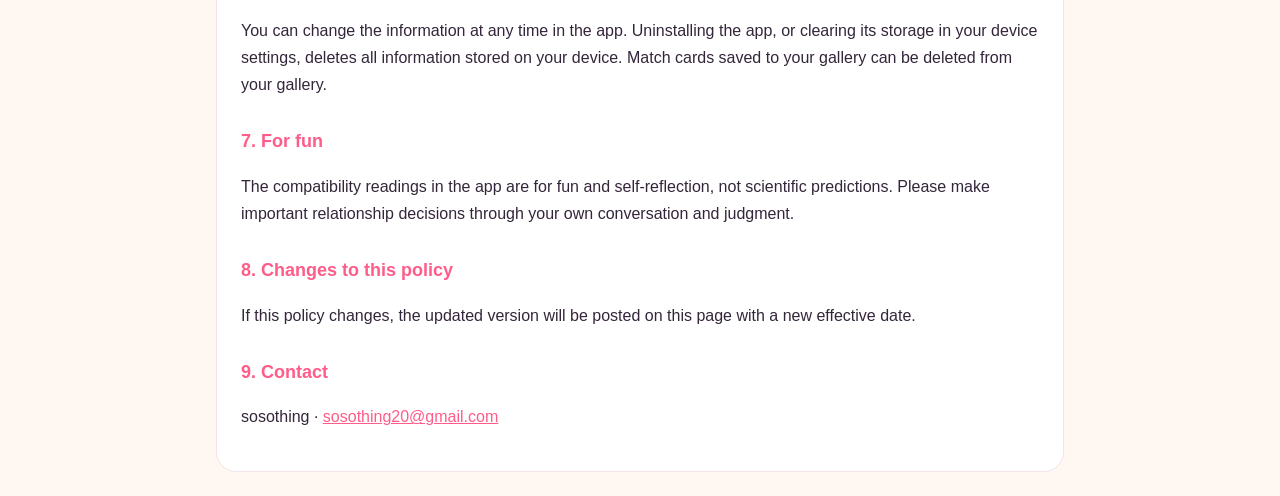
<file: apps/couple-match/privacy.html>
<!doctype html>
<html lang="ko" data-lang="ko">
<head>
<meta charset="utf-8">
<meta name="viewport" content="width=device-width, initial-scale=1">
<title>Korean Couple Match · Privacy Policy</title>
<link rel="icon" href="../../assets/couple-match-icon.png">
<link rel="stylesheet" href="../../style.css">
<script src="../../lang.js"></script>
</head>
<body>
<div class="wrap">
  <header class="top">
    <a class="brand" href="../../">sosothing</a>
    <div class="lang-switch">
      <button type="button" data-set-lang="ko">한국어</button>
      <button type="button" data-set-lang="en">English</button>
    </div>
  </header>

  <section class="doc" lang="en">
    <h1>Korean Couple Match Privacy Policy</h1>
    <p class="date">Effective date: November 24, 2026</p>
    <p>This policy explains what information the Korean Couple Match app (Korean name: 소소점집 커플 궁합, "the app"), published by sosothing, handles and how. The app does not require an account, and sosothing does not run any server that collects your data.</p>

    <h2>1. Information you enter, stored only on your device</h2>
    <p>To read your compatibility, you enter information about two people: yourself and your partner.</p>
    <ul>
      <li>Each person's name (or nickname)</li>
      <li>Each person's date of birth (solar or lunar), time of birth if known, and place of birth (time zone)</li>
      <li>Each person's gender and MBTI type (MBTI is optional)</li>
      <li>Whether you have opened the month-by-month reading, and your language setting</li>
    </ul>
    <p>The app uses this information only to calculate your compatibility reading and Today's Match on your phone. It is stored only on your phone and is never sent to sosothing or anyone else. Please enter another person's information only with their consent.</p>

    <h2>2. Match cards</h2>
    <p>When you tap Save, the app saves a match card image to your phone's gallery. When you tap Share, your phone's share menu opens and you choose where to send it. The card shows only the two names and the match summary, never birth dates or times. On Android 9 and below, the app asks for storage permission only to save the card.</p>

    <h2>3. Advertising (Google AdMob)</h2>
    <p>The app shows three kinds of ads through Google AdMob:</p>
    <ul>
      <li>Rewarded ads, only when you choose to watch one to open the 2027 month-by-month reading</li>
      <li>A full-screen ad after the loading screen each time you open your compatibility reading</li>
      <li>Banner ads at the bottom of the reading screen and the Today's Match screen</li>
    </ul>
    <p>To show ads, measure them and prevent fraud, Google may collect and process information such as:</p>
    <ul>
      <li>Advertising ID and other device identifiers</li>
      <li>IP address, device model, OS version, app information</li>
      <li>Ad interactions (for example, whether an ad was shown or tapped)</li>
    </ul>
    <p>The names and birth information you enter are not passed to Google or any ad network. Information for ads is collected and processed by Google, not by sosothing. For details, see <a href="https://policies.google.com/technologies/partner-sites">How Google uses information from sites or apps that use its services</a> and the <a href="https://policies.google.com/privacy">Google Privacy Policy</a>.</p>
    <p>You can reset or delete your advertising ID, or turn off personalized ads, in your device settings (Settings &gt; Google &gt; Ads, or Settings &gt; Privacy &gt; Ads).</p>

    <h2>4. App updates</h2>
    <p>The app uses Google Play's in-app update feature to tell you when a new version is available. This is handled by Google Play.</p>

    <h2>5. Children</h2>
    <p>The app is not directed at children under 13, and sosothing does not knowingly collect personal information from children.</p>

    <h2>6. Deleting your data</h2>
    <p>You can change the information at any time in the app. Uninstalling the app, or clearing its storage in your device settings, deletes all information stored on your device. Match cards saved to your gallery can be deleted from your gallery.</p>

    <h2>7. For fun</h2>
    <p>The compatibility readings in the app are for fun and self-reflection, not scientific predictions. Please make important relationship decisions through your own conversation and judgment.</p>

    <h2>8. Changes to this policy</h2>
    <p>If this policy changes, the updated version will be posted on this page with a new effective date.</p>

    <h2>9. Contact</h2>
    <p>sosothing · <a href="mailto:sosothing20@gmail.com">sosothing20@gmail.com</a></p>
  </section>

  <section class="doc" lang="ko">
    <h1>소소점집 커플 궁합 개인정보처리방침</h1>
    <p class="date">시행일: 2026년 11월 24일</p>
    <p>이 방침은 소소한상상(sosothing)이 제공하는 소소점집 커플 궁합 앱(영어 이름 Korean Couple Match, 이하 "앱")이 어떤 정보를 어떻게 다루는지 설명합니다. 앱은 회원가입이 없으며, sosothing은 사용자 정보를 모으는 서버를 운영하지 않습니다.</p>

    <h2>1. 사용자가 넣고 기기에만 저장되는 정보</h2>
    <p>궁합을 보기 위해 두 사람(나와 상대)의 정보를 넣습니다.</p>
    <ul>
      <li>두 사람의 이름(또는 별명)</li>
      <li>두 사람의 생년월일(양력·음력), 아는 경우 태어난 시각, 태어난 곳(시간대)</li>
      <li>두 사람의 성별, MBTI(MBTI는 넣지 않아도 됩니다)</li>
      <li>달별 흐름을 열었는지 여부, 언어 설정</li>
    </ul>
    <p>앱은 이 정보를 휴대폰 안에서 궁합과 오늘의 궁합을 계산하는 데만 씁니다. 이 정보는 사용자의 휴대폰에만 저장되며, sosothing이나 다른 누구에게도 전송되지 않습니다. 상대의 정보는 상대의 동의를 받고 넣어 주세요.</p>

    <h2>2. 궁합 카드</h2>
    <p>저장을 누르면 궁합 카드 그림을 휴대폰 사진첩에 저장합니다. 공유를 누르면 휴대폰의 공유 창이 열리고, 보낼 곳은 사용자가 직접 고릅니다. 카드에는 두 사람의 이름과 궁합 요약만 들어가며 생년월일과 태어난 시각은 들어가지 않습니다. Android 9 이하에서는 카드를 저장할 때만 저장 권한을 요청합니다.</p>

    <h2>3. 광고 (Google AdMob)</h2>
    <p>앱은 Google AdMob을 통해 세 가지 광고를 보여 줍니다.</p>
    <ul>
      <li>보상형 광고: 2027 달별 흐름을 열 때, 사용자가 직접 선택할 때만 나옵니다.</li>
      <li>전면 광고: 궁합 결과를 열 때마다 계산 화면 뒤에 나옵니다.</li>
      <li>배너 광고: 궁합 결과 화면과 오늘의 궁합 화면 아래에 나옵니다.</li>
    </ul>
    <p>광고 제공, 효과 측정, 부정 사용 방지를 위해 Google이 다음과 같은 정보를 수집·처리할 수 있습니다.</p>
    <ul>
      <li>광고 ID 및 기타 기기 식별자</li>
      <li>IP 주소, 기기 모델, OS 버전, 앱 정보</li>
      <li>광고 관련 활동(광고 노출·클릭 여부 등)</li>
    </ul>
    <p>사용자가 넣은 이름과 생년월일 등 궁합 정보는 Google이나 다른 광고 회사에 전달되지 않습니다. 광고에 쓰이는 정보는 sosothing이 아닌 Google이 수집하고 처리합니다. 자세한 내용은 <a href="https://policies.google.com/technologies/partner-sites?hl=ko">Google 서비스를 사용하는 사이트 또는 앱에서 Google이 정보를 사용하는 방법</a>과 <a href="https://policies.google.com/privacy?hl=ko">Google 개인정보처리방침</a>을 참고하세요.</p>
    <p>휴대폰 설정(설정 &gt; Google &gt; 광고, 또는 설정 &gt; 개인정보 보호 &gt; 광고)에서 광고 ID를 재설정·삭제하거나 맞춤 광고를 끌 수 있습니다.</p>

    <h2>4. 앱 업데이트</h2>
    <p>앱은 새 버전이 나오면 Google Play의 앱 내 업데이트 기능으로 알려 드립니다. 이 기능은 Google Play가 처리합니다.</p>

    <h2>5. 아동</h2>
    <p>앱은 만 13세 미만 아동을 대상으로 하지 않으며, sosothing은 아동의 개인정보를 알면서 수집하지 않습니다.</p>

    <h2>6. 정보 삭제</h2>
    <p>넣은 정보는 앱에서 언제든 고칠 수 있습니다. 앱을 삭제하거나 휴대폰 설정에서 앱 저장공간을 지우면 기기에 저장된 모든 정보가 함께 삭제됩니다. 사진첩에 저장한 궁합 카드는 사진첩에서 지울 수 있습니다.</p>

    <h2>7. 재미로 보는 궁합</h2>
    <p>앱의 궁합은 재미와 자기 성찰을 위한 것이며 과학적인 예측이 아닙니다. 관계의 중요한 결정은 두 사람의 대화와 판단으로 내려 주세요.</p>

    <h2>8. 방침 변경</h2>
    <p>방침이 바뀌면 이 페이지에 새 시행일과 함께 게시합니다.</p>

    <h2>9. 문의</h2>
    <p>소소한상상(sosothing) · <a href="mailto:sosothing20@gmail.com">sosothing20@gmail.com</a></p>
  </section>
</div>
</body>
</html>
</file>
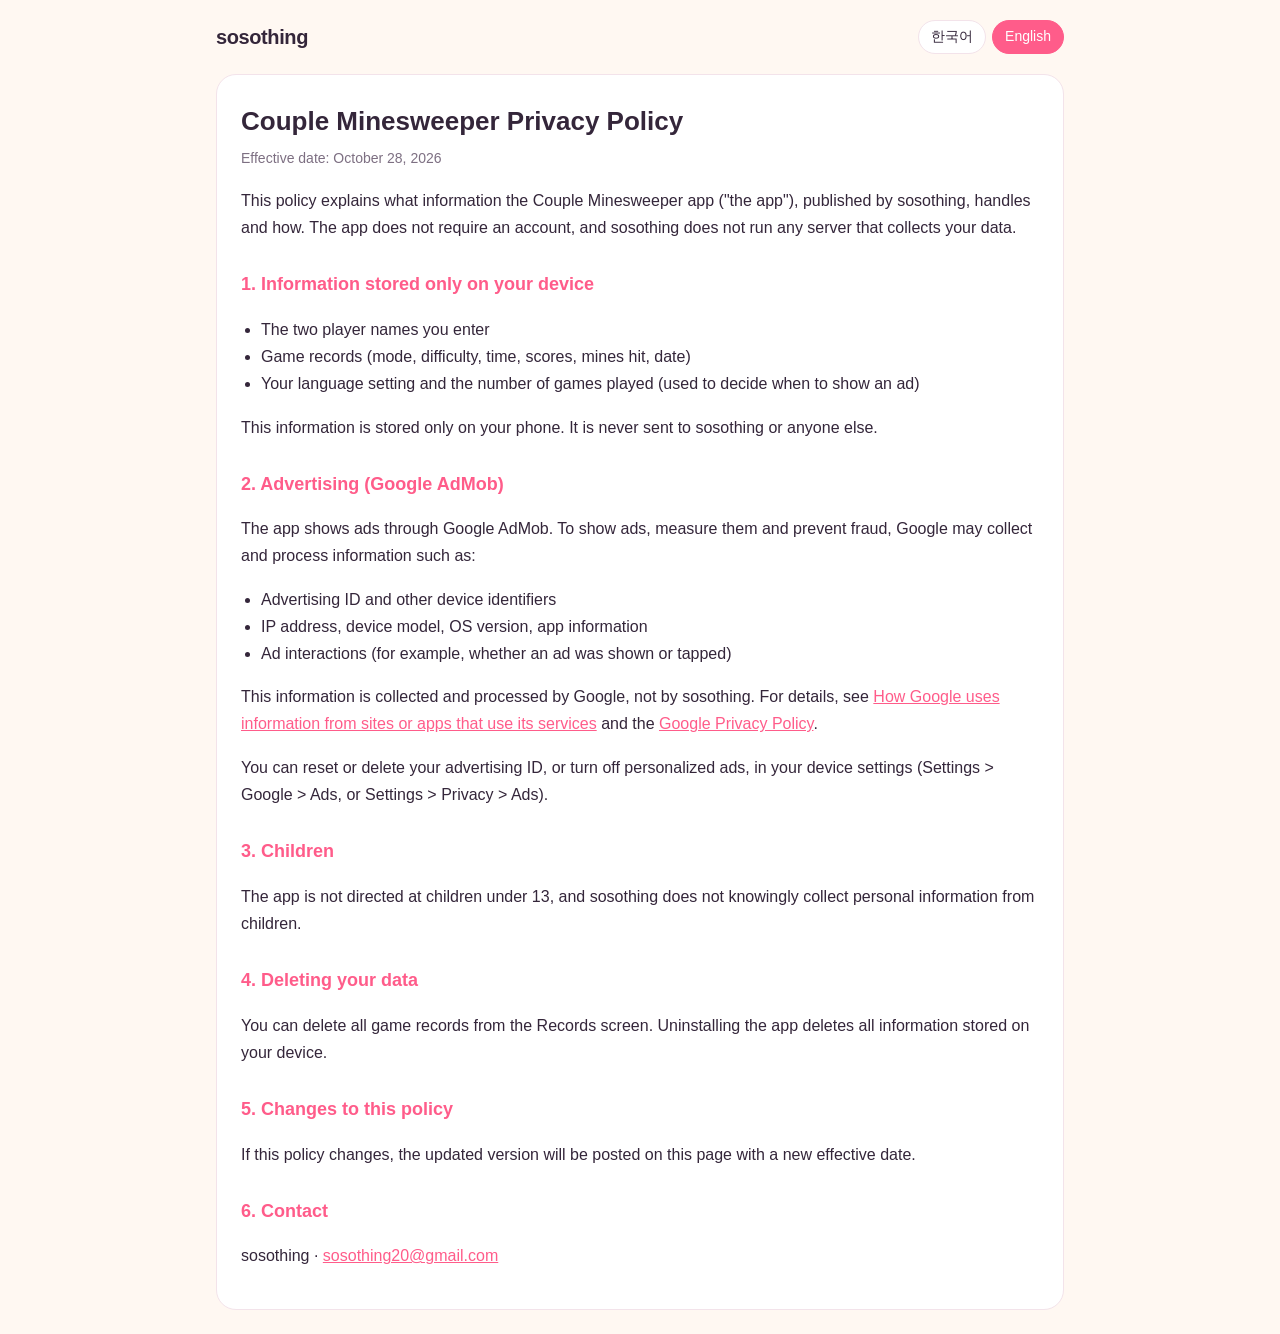
<file: apps/couple-minesweeper/privacy.html>
<!doctype html>
<html lang="ko" data-lang="ko">
<head>
<meta charset="utf-8">
<meta name="viewport" content="width=device-width, initial-scale=1">
<title>Couple Minesweeper · Privacy Policy</title>
<link rel="icon" href="../../assets/minesweeper-icon.png">
<link rel="stylesheet" href="../../style.css">
<script src="../../lang.js"></script>
</head>
<body>
<div class="wrap">
  <header class="top">
    <a class="brand" href="../../">sosothing</a>
    <div class="lang-switch">
      <button type="button" data-set-lang="ko">한국어</button>
      <button type="button" data-set-lang="en">English</button>
    </div>
  </header>

  <section class="doc" lang="en">
    <h1>Couple Minesweeper Privacy Policy</h1>
    <p class="date">Effective date: October 28, 2026</p>
    <p>This policy explains what information the Couple Minesweeper app ("the app"), published by sosothing, handles and how. The app does not require an account, and sosothing does not run any server that collects your data.</p>

    <h2>1. Information stored only on your device</h2>
    <ul>
      <li>The two player names you enter</li>
      <li>Game records (mode, difficulty, time, scores, mines hit, date)</li>
      <li>Your language setting and the number of games played (used to decide when to show an ad)</li>
    </ul>
    <p>This information is stored only on your phone. It is never sent to sosothing or anyone else.</p>

    <h2>2. Advertising (Google AdMob)</h2>
    <p>The app shows ads through Google AdMob. To show ads, measure them and prevent fraud, Google may collect and process information such as:</p>
    <ul>
      <li>Advertising ID and other device identifiers</li>
      <li>IP address, device model, OS version, app information</li>
      <li>Ad interactions (for example, whether an ad was shown or tapped)</li>
    </ul>
    <p>This information is collected and processed by Google, not by sosothing. For details, see <a href="https://policies.google.com/technologies/partner-sites">How Google uses information from sites or apps that use its services</a> and the <a href="https://policies.google.com/privacy">Google Privacy Policy</a>.</p>
    <p>You can reset or delete your advertising ID, or turn off personalized ads, in your device settings (Settings &gt; Google &gt; Ads, or Settings &gt; Privacy &gt; Ads).</p>

    <h2>3. Children</h2>
    <p>The app is not directed at children under 13, and sosothing does not knowingly collect personal information from children.</p>

    <h2>4. Deleting your data</h2>
    <p>You can delete all game records from the Records screen. Uninstalling the app deletes all information stored on your device.</p>

    <h2>5. Changes to this policy</h2>
    <p>If this policy changes, the updated version will be posted on this page with a new effective date.</p>

    <h2>6. Contact</h2>
    <p>sosothing · <a href="mailto:sosothing20@gmail.com">sosothing20@gmail.com</a></p>
  </section>

  <section class="doc" lang="ko">
    <h1>커플 지뢰찾기 개인정보처리방침</h1>
    <p class="date">시행일: 2026년 10월 28일</p>
    <p>이 방침은 소소한상상(sosothing)이 제공하는 커플 지뢰찾기 앱(이하 "앱")이 어떤 정보를 어떻게 다루는지 설명합니다. 앱은 회원가입이 없으며, sosothing은 사용자 정보를 모으는 서버를 운영하지 않습니다.</p>

    <h2>1. 기기에만 저장되는 정보</h2>
    <ul>
      <li>사용자가 입력한 두 사람의 이름</li>
      <li>게임 기록(모드, 난이도, 시간, 점수, 밟은 지뢰 수, 날짜)</li>
      <li>언어 설정, 광고 표시 시점을 정하기 위한 게임 횟수</li>
    </ul>
    <p>이 정보는 사용자의 휴대폰에만 저장되며, sosothing이나 다른 누구에게도 전송되지 않습니다.</p>

    <h2>2. 광고 (Google AdMob)</h2>
    <p>앱은 Google AdMob을 통해 광고를 보여 줍니다. 광고 제공, 효과 측정, 부정 사용 방지를 위해 Google이 다음과 같은 정보를 수집·처리할 수 있습니다.</p>
    <ul>
      <li>광고 ID 및 기타 기기 식별자</li>
      <li>IP 주소, 기기 모델, OS 버전, 앱 정보</li>
      <li>광고 관련 활동(광고 노출·클릭 여부 등)</li>
    </ul>
    <p>이 정보는 sosothing이 아닌 Google이 수집하고 처리합니다. 자세한 내용은 <a href="https://policies.google.com/technologies/partner-sites?hl=ko">Google 서비스를 사용하는 사이트 또는 앱에서 Google이 정보를 사용하는 방법</a>과 <a href="https://policies.google.com/privacy?hl=ko">Google 개인정보처리방침</a>을 참고하세요.</p>
    <p>휴대폰 설정(설정 &gt; Google &gt; 광고, 또는 설정 &gt; 개인정보 보호 &gt; 광고)에서 광고 ID를 재설정·삭제하거나 맞춤 광고를 끌 수 있습니다.</p>

    <h2>3. 아동</h2>
    <p>앱은 만 13세 미만 아동을 대상으로 하지 않으며, sosothing은 아동의 개인정보를 알면서 수집하지 않습니다.</p>

    <h2>4. 정보 삭제</h2>
    <p>기록 화면에서 모든 게임 기록을 지울 수 있습니다. 앱을 삭제하면 기기에 저장된 모든 정보가 함께 삭제됩니다.</p>

    <h2>5. 방침 변경</h2>
    <p>방침이 바뀌면 이 페이지에 새 시행일과 함께 게시합니다.</p>

    <h2>6. 문의</h2>
    <p>소소한상상(sosothing) · <a href="mailto:sosothing20@gmail.com">sosothing20@gmail.com</a></p>
  </section>
</div>
</body>
</html>
</file>
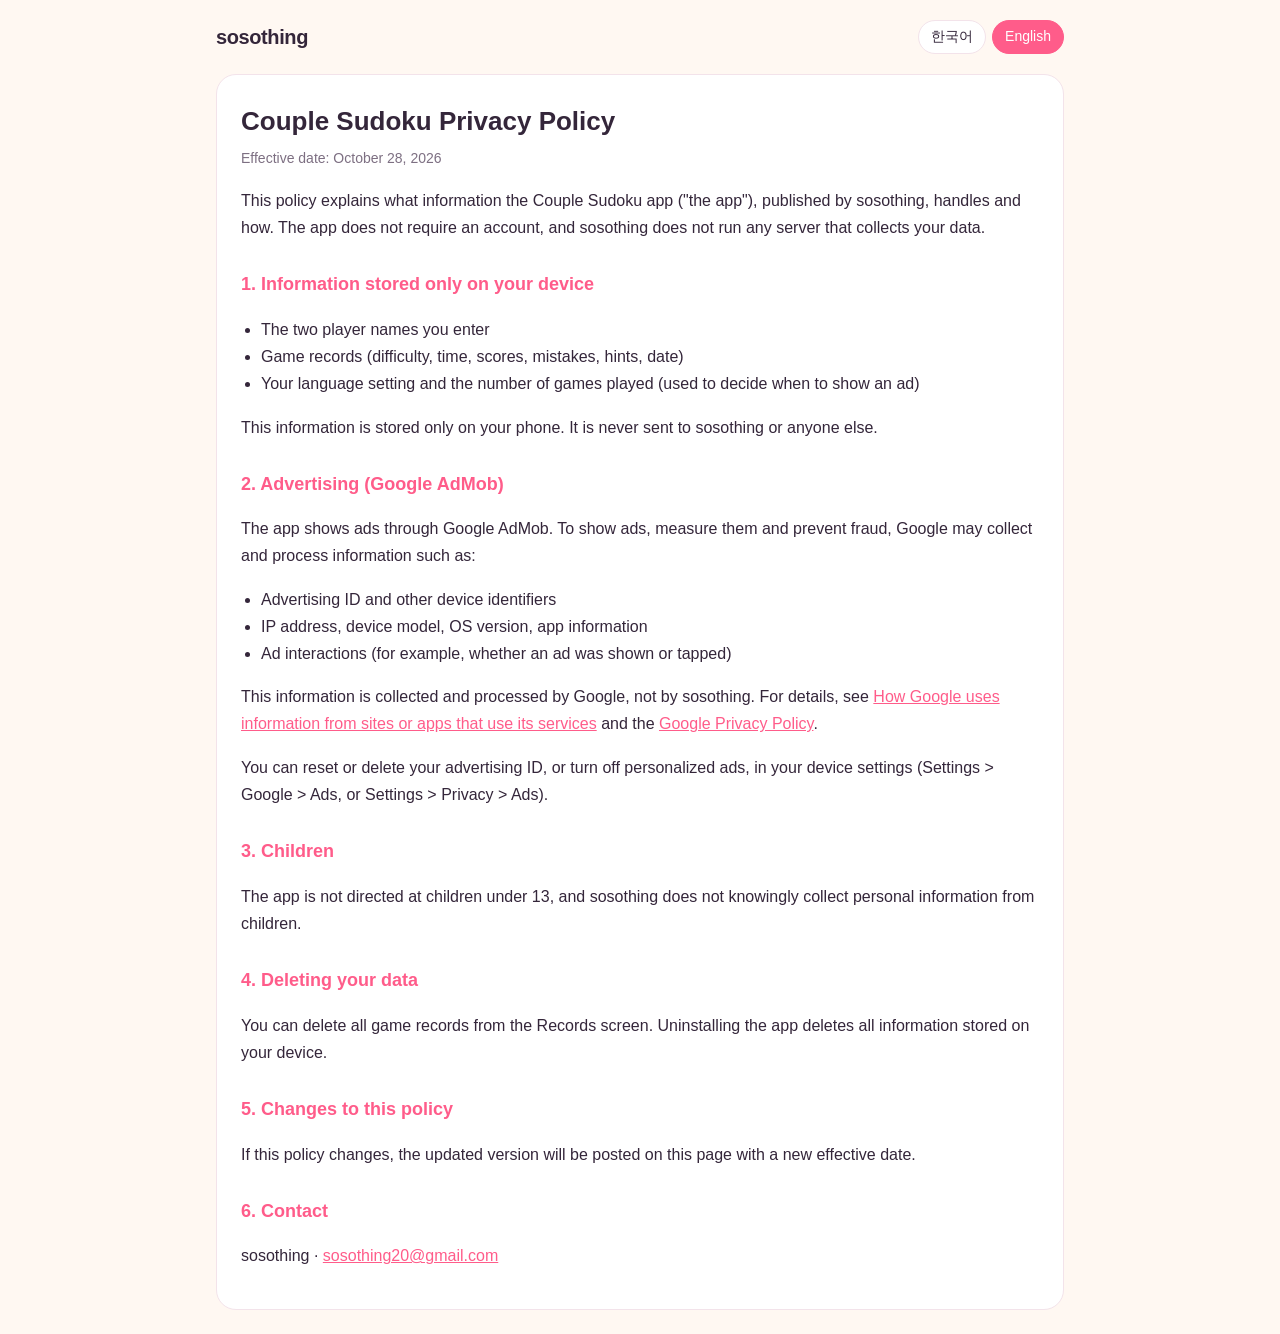
<file: apps/couple-sudoku/privacy.html>
<!doctype html>
<html lang="ko" data-lang="ko">
<head>
<meta charset="utf-8">
<meta name="viewport" content="width=device-width, initial-scale=1">
<title>Couple Sudoku · Privacy Policy</title>
<link rel="icon" href="../../assets/sudoku-icon.png">
<link rel="stylesheet" href="../../style.css">
<script src="../../lang.js"></script>
</head>
<body>
<div class="wrap">
  <header class="top">
    <a class="brand" href="../../">sosothing</a>
    <div class="lang-switch">
      <button type="button" data-set-lang="ko">한국어</button>
      <button type="button" data-set-lang="en">English</button>
    </div>
  </header>

  <section class="doc" lang="en">
    <h1>Couple Sudoku Privacy Policy</h1>
    <p class="date">Effective date: October 28, 2026</p>
    <p>This policy explains what information the Couple Sudoku app ("the app"), published by sosothing, handles and how. The app does not require an account, and sosothing does not run any server that collects your data.</p>

    <h2>1. Information stored only on your device</h2>
    <ul>
      <li>The two player names you enter</li>
      <li>Game records (difficulty, time, scores, mistakes, hints, date)</li>
      <li>Your language setting and the number of games played (used to decide when to show an ad)</li>
    </ul>
    <p>This information is stored only on your phone. It is never sent to sosothing or anyone else.</p>

    <h2>2. Advertising (Google AdMob)</h2>
    <p>The app shows ads through Google AdMob. To show ads, measure them and prevent fraud, Google may collect and process information such as:</p>
    <ul>
      <li>Advertising ID and other device identifiers</li>
      <li>IP address, device model, OS version, app information</li>
      <li>Ad interactions (for example, whether an ad was shown or tapped)</li>
    </ul>
    <p>This information is collected and processed by Google, not by sosothing. For details, see <a href="https://policies.google.com/technologies/partner-sites">How Google uses information from sites or apps that use its services</a> and the <a href="https://policies.google.com/privacy">Google Privacy Policy</a>.</p>
    <p>You can reset or delete your advertising ID, or turn off personalized ads, in your device settings (Settings &gt; Google &gt; Ads, or Settings &gt; Privacy &gt; Ads).</p>

    <h2>3. Children</h2>
    <p>The app is not directed at children under 13, and sosothing does not knowingly collect personal information from children.</p>

    <h2>4. Deleting your data</h2>
    <p>You can delete all game records from the Records screen. Uninstalling the app deletes all information stored on your device.</p>

    <h2>5. Changes to this policy</h2>
    <p>If this policy changes, the updated version will be posted on this page with a new effective date.</p>

    <h2>6. Contact</h2>
    <p>sosothing · <a href="mailto:sosothing20@gmail.com">sosothing20@gmail.com</a></p>
  </section>

  <section class="doc" lang="ko">
    <h1>커플 스도쿠 개인정보처리방침</h1>
    <p class="date">시행일: 2026년 10월 28일</p>
    <p>이 방침은 소소한상상(sosothing)이 제공하는 커플 스도쿠 앱(이하 "앱")이 어떤 정보를 어떻게 다루는지 설명합니다. 앱은 회원가입이 없으며, sosothing은 사용자 정보를 모으는 서버를 운영하지 않습니다.</p>

    <h2>1. 기기에만 저장되는 정보</h2>
    <ul>
      <li>사용자가 입력한 두 사람의 이름</li>
      <li>게임 기록(난이도, 시간, 점수, 실수·힌트 횟수, 날짜)</li>
      <li>언어 설정, 광고 표시 시점을 정하기 위한 게임 횟수</li>
    </ul>
    <p>이 정보는 사용자의 휴대폰에만 저장되며, sosothing이나 다른 누구에게도 전송되지 않습니다.</p>

    <h2>2. 광고 (Google AdMob)</h2>
    <p>앱은 Google AdMob을 통해 광고를 보여 줍니다. 광고 제공, 효과 측정, 부정 사용 방지를 위해 Google이 다음과 같은 정보를 수집·처리할 수 있습니다.</p>
    <ul>
      <li>광고 ID 및 기타 기기 식별자</li>
      <li>IP 주소, 기기 모델, OS 버전, 앱 정보</li>
      <li>광고 관련 활동(광고 노출·클릭 여부 등)</li>
    </ul>
    <p>이 정보는 sosothing이 아닌 Google이 수집하고 처리합니다. 자세한 내용은 <a href="https://policies.google.com/technologies/partner-sites?hl=ko">Google 서비스를 사용하는 사이트 또는 앱에서 Google이 정보를 사용하는 방법</a>과 <a href="https://policies.google.com/privacy?hl=ko">Google 개인정보처리방침</a>을 참고하세요.</p>
    <p>휴대폰 설정(설정 &gt; Google &gt; 광고, 또는 설정 &gt; 개인정보 보호 &gt; 광고)에서 광고 ID를 재설정·삭제하거나 맞춤 광고를 끌 수 있습니다.</p>

    <h2>3. 아동</h2>
    <p>앱은 만 13세 미만 아동을 대상으로 하지 않으며, sosothing은 아동의 개인정보를 알면서 수집하지 않습니다.</p>

    <h2>4. 정보 삭제</h2>
    <p>기록 화면에서 모든 게임 기록을 지울 수 있습니다. 앱을 삭제하면 기기에 저장된 모든 정보가 함께 삭제됩니다.</p>

    <h2>5. 방침 변경</h2>
    <p>방침이 바뀌면 이 페이지에 새 시행일과 함께 게시합니다.</p>

    <h2>6. 문의</h2>
    <p>소소한상상(sosothing) · <a href="mailto:sosothing20@gmail.com">sosothing20@gmail.com</a></p>
  </section>
</div>
</body>
</html>
</file>
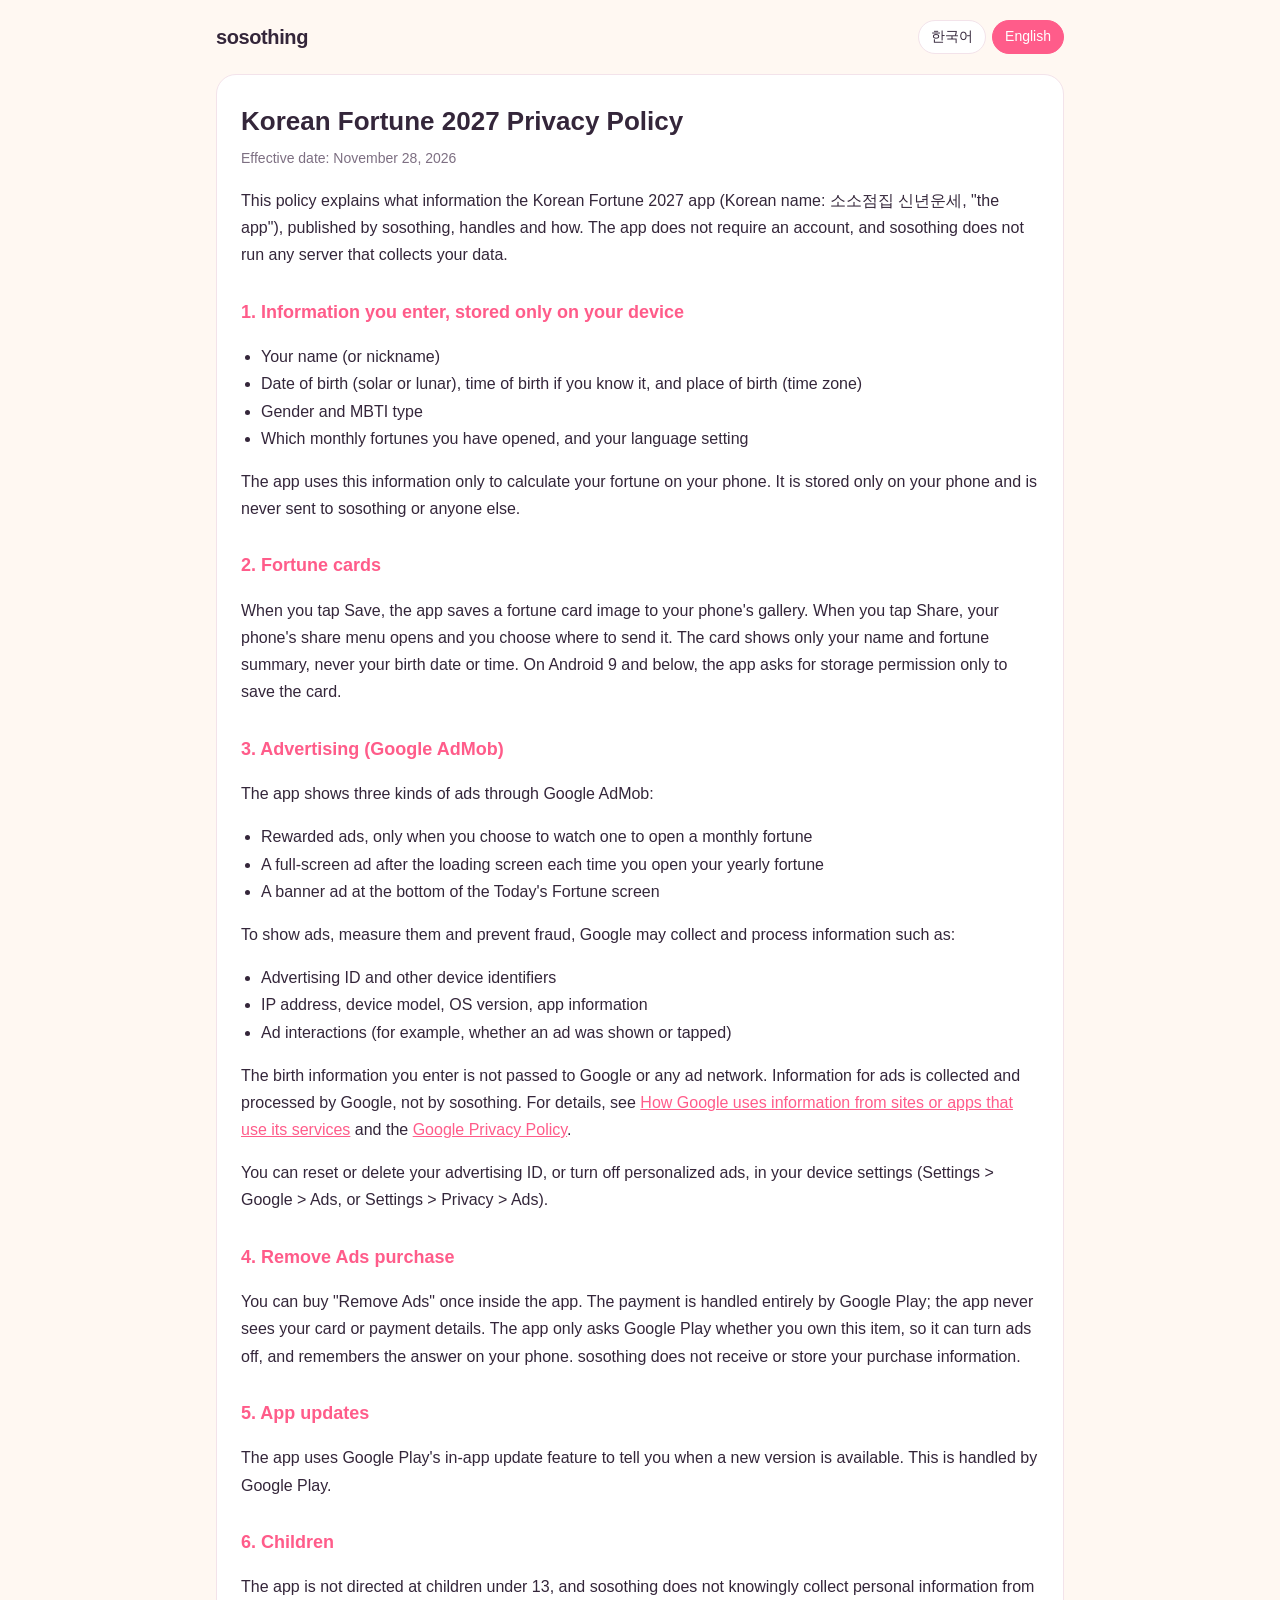
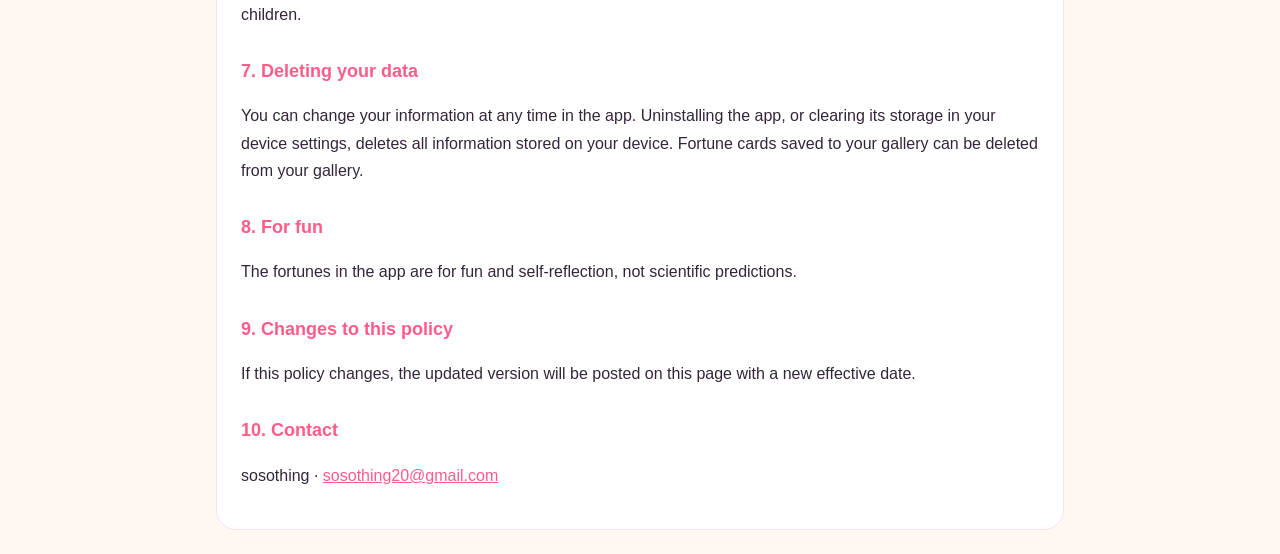
<file: apps/newyear-2027/privacy.html>
<!doctype html>
<html lang="ko" data-lang="ko">
<head>
<meta charset="utf-8">
<meta name="viewport" content="width=device-width, initial-scale=1">
<title>Korean Fortune 2027 · Privacy Policy</title>
<link rel="icon" href="../../assets/newyear-2027-icon.png">
<link rel="stylesheet" href="../../style.css">
<script src="../../lang.js"></script>
</head>
<body>
<div class="wrap">
  <header class="top">
    <a class="brand" href="../../">sosothing</a>
    <div class="lang-switch">
      <button type="button" data-set-lang="ko">한국어</button>
      <button type="button" data-set-lang="en">English</button>
    </div>
  </header>

  <section class="doc" lang="en">
    <h1>Korean Fortune 2027 Privacy Policy</h1>
    <p class="date">Effective date: November 28, 2026</p>
    <p>This policy explains what information the Korean Fortune 2027 app (Korean name: 소소점집 신년운세, "the app"), published by sosothing, handles and how. The app does not require an account, and sosothing does not run any server that collects your data.</p>

    <h2>1. Information you enter, stored only on your device</h2>
    <ul>
      <li>Your name (or nickname)</li>
      <li>Date of birth (solar or lunar), time of birth if you know it, and place of birth (time zone)</li>
      <li>Gender and MBTI type</li>
      <li>Which monthly fortunes you have opened, and your language setting</li>
    </ul>
    <p>The app uses this information only to calculate your fortune on your phone. It is stored only on your phone and is never sent to sosothing or anyone else.</p>

    <h2>2. Fortune cards</h2>
    <p>When you tap Save, the app saves a fortune card image to your phone's gallery. When you tap Share, your phone's share menu opens and you choose where to send it. The card shows only your name and fortune summary, never your birth date or time. On Android 9 and below, the app asks for storage permission only to save the card.</p>

    <h2>3. Advertising (Google AdMob)</h2>
    <p>The app shows three kinds of ads through Google AdMob:</p>
    <ul>
      <li>Rewarded ads, only when you choose to watch one to open a monthly fortune</li>
      <li>A full-screen ad after the loading screen each time you open your yearly fortune</li>
      <li>A banner ad at the bottom of the Today's Fortune screen</li>
    </ul>
    <p>To show ads, measure them and prevent fraud, Google may collect and process information such as:</p>
    <ul>
      <li>Advertising ID and other device identifiers</li>
      <li>IP address, device model, OS version, app information</li>
      <li>Ad interactions (for example, whether an ad was shown or tapped)</li>
    </ul>
    <p>The birth information you enter is not passed to Google or any ad network. Information for ads is collected and processed by Google, not by sosothing. For details, see <a href="https://policies.google.com/technologies/partner-sites">How Google uses information from sites or apps that use its services</a> and the <a href="https://policies.google.com/privacy">Google Privacy Policy</a>.</p>
    <p>You can reset or delete your advertising ID, or turn off personalized ads, in your device settings (Settings &gt; Google &gt; Ads, or Settings &gt; Privacy &gt; Ads).</p>

    <h2>4. Remove Ads purchase</h2>
    <p>You can buy "Remove Ads" once inside the app. The payment is handled entirely by Google Play; the app never sees your card or payment details. The app only asks Google Play whether you own this item, so it can turn ads off, and remembers the answer on your phone. sosothing does not receive or store your purchase information.</p>

    <h2>5. App updates</h2>
    <p>The app uses Google Play's in-app update feature to tell you when a new version is available. This is handled by Google Play.</p>

    <h2>6. Children</h2>
    <p>The app is not directed at children under 13, and sosothing does not knowingly collect personal information from children.</p>

    <h2>7. Deleting your data</h2>
    <p>You can change your information at any time in the app. Uninstalling the app, or clearing its storage in your device settings, deletes all information stored on your device. Fortune cards saved to your gallery can be deleted from your gallery.</p>

    <h2>8. For fun</h2>
    <p>The fortunes in the app are for fun and self-reflection, not scientific predictions.</p>

    <h2>9. Changes to this policy</h2>
    <p>If this policy changes, the updated version will be posted on this page with a new effective date.</p>

    <h2>10. Contact</h2>
    <p>sosothing · <a href="mailto:sosothing20@gmail.com">sosothing20@gmail.com</a></p>
  </section>

  <section class="doc" lang="ko">
    <h1>소소점집 신년운세 개인정보처리방침</h1>
    <p class="date">시행일: 2026년 11월 28일</p>
    <p>이 방침은 소소한상상(sosothing)이 제공하는 소소점집 신년운세 앱(영어 이름 Korean Fortune 2027, 이하 "앱")이 어떤 정보를 어떻게 다루는지 설명합니다. 앱은 회원가입이 없으며, sosothing은 사용자 정보를 모으는 서버를 운영하지 않습니다.</p>

    <h2>1. 사용자가 넣고 기기에만 저장되는 정보</h2>
    <ul>
      <li>이름(또는 별명)</li>
      <li>생년월일(양력·음력), 아는 경우 태어난 시각, 태어난 곳(시간대)</li>
      <li>성별, MBTI</li>
      <li>열어 본 달별 운세, 언어 설정</li>
    </ul>
    <p>앱은 이 정보를 휴대폰 안에서 운세를 계산하는 데만 씁니다. 이 정보는 사용자의 휴대폰에만 저장되며, sosothing이나 다른 누구에게도 전송되지 않습니다.</p>

    <h2>2. 운세 카드</h2>
    <p>저장을 누르면 운세 카드 그림을 휴대폰 사진첩에 저장합니다. 공유를 누르면 휴대폰의 공유 창이 열리고, 보낼 곳은 사용자가 직접 고릅니다. 카드에는 이름과 운세 요약만 들어가며 생년월일과 태어난 시각은 들어가지 않습니다. Android 9 이하에서는 카드를 저장할 때만 저장 권한을 요청합니다.</p>

    <h2>3. 광고 (Google AdMob)</h2>
    <p>앱은 Google AdMob을 통해 세 가지 광고를 보여 줍니다.</p>
    <ul>
      <li>보상형 광고: 달별 운세를 열 때, 사용자가 직접 선택할 때만 나옵니다.</li>
      <li>전면 광고: 올해 운세를 열 때마다 계산 화면 뒤에 나옵니다.</li>
      <li>배너 광고: 오늘의 운세 화면 아래에 나옵니다.</li>
    </ul>
    <p>광고 제공, 효과 측정, 부정 사용 방지를 위해 Google이 다음과 같은 정보를 수집·처리할 수 있습니다.</p>
    <ul>
      <li>광고 ID 및 기타 기기 식별자</li>
      <li>IP 주소, 기기 모델, OS 버전, 앱 정보</li>
      <li>광고 관련 활동(광고 노출·클릭 여부 등)</li>
    </ul>
    <p>사용자가 넣은 생년월일 등 운세 정보는 Google이나 다른 광고 회사에 전달되지 않습니다. 광고에 쓰이는 정보는 sosothing이 아닌 Google이 수집하고 처리합니다. 자세한 내용은 <a href="https://policies.google.com/technologies/partner-sites?hl=ko">Google 서비스를 사용하는 사이트 또는 앱에서 Google이 정보를 사용하는 방법</a>과 <a href="https://policies.google.com/privacy?hl=ko">Google 개인정보처리방침</a>을 참고하세요.</p>
    <p>휴대폰 설정(설정 &gt; Google &gt; 광고, 또는 설정 &gt; 개인정보 보호 &gt; 광고)에서 광고 ID를 재설정·삭제하거나 맞춤 광고를 끌 수 있습니다.</p>

    <h2>4. 광고 제거 구매</h2>
    <p>앱 안에서 "광고 없이 보기"를 한 번 구매할 수 있습니다. 결제는 모두 Google Play가 처리하며, 앱은 카드나 결제 정보를 보지 않습니다. 앱은 광고를 끄기 위해 이 상품을 샀는지만 Google Play에 확인하고, 그 결과를 휴대폰에 저장합니다. sosothing은 구매 정보를 받거나 저장하지 않습니다.</p>

    <h2>5. 앱 업데이트</h2>
    <p>앱은 새 버전이 나오면 Google Play의 앱 내 업데이트 기능으로 알려 드립니다. 이 기능은 Google Play가 처리합니다.</p>

    <h2>6. 아동</h2>
    <p>앱은 만 13세 미만 아동을 대상으로 하지 않으며, sosothing은 아동의 개인정보를 알면서 수집하지 않습니다.</p>

    <h2>7. 정보 삭제</h2>
    <p>넣은 정보는 앱에서 언제든 고칠 수 있습니다. 앱을 삭제하거나 휴대폰 설정에서 앱 저장공간을 지우면 기기에 저장된 모든 정보가 함께 삭제됩니다. 사진첩에 저장한 운세 카드는 사진첩에서 지울 수 있습니다.</p>

    <h2>8. 재미로 보는 운세</h2>
    <p>앱의 운세는 재미와 자기 성찰을 위한 것이며 과학적인 예측이 아닙니다.</p>

    <h2>9. 방침 변경</h2>
    <p>방침이 바뀌면 이 페이지에 새 시행일과 함께 게시합니다.</p>

    <h2>10. 문의</h2>
    <p>소소한상상(sosothing) · <a href="mailto:sosothing20@gmail.com">sosothing20@gmail.com</a></p>
  </section>
</div>
</body>
</html>
</file>
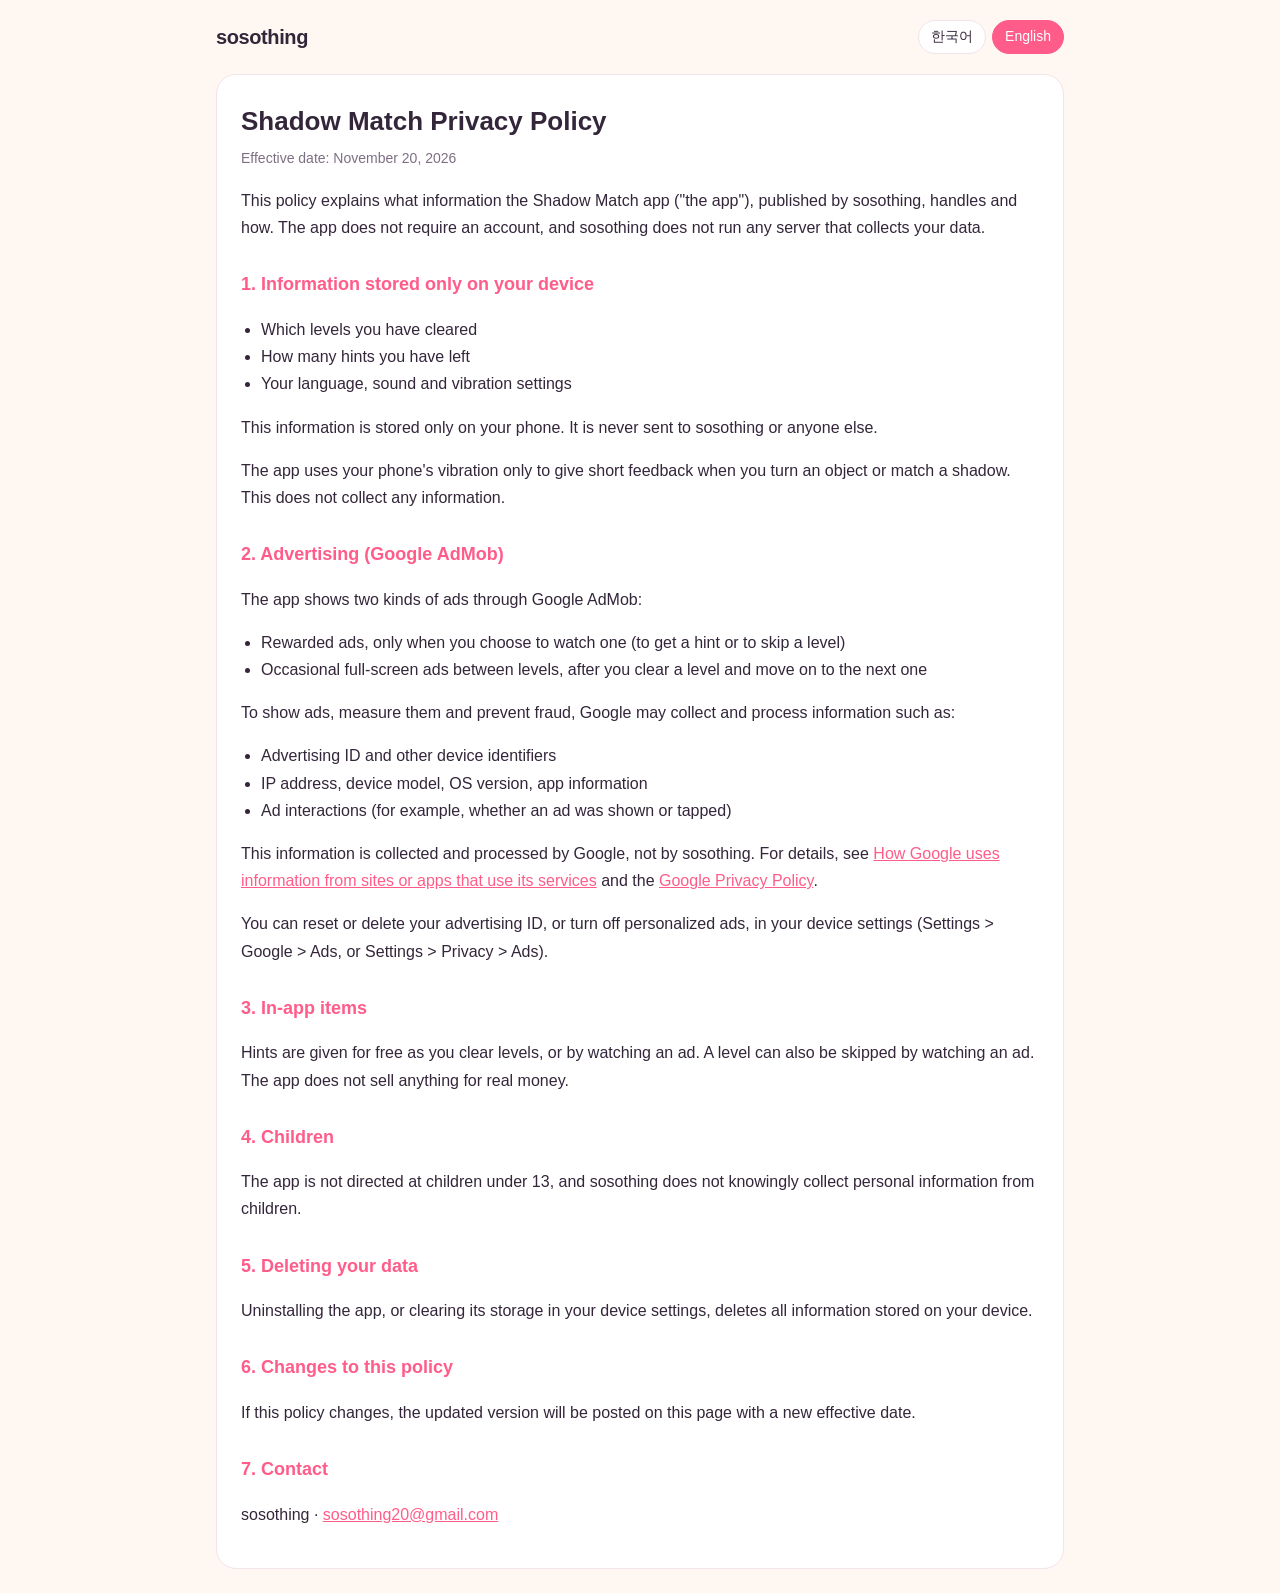
<file: apps/shadow-match/privacy.html>
<!doctype html>
<html lang="ko" data-lang="ko">
<head>
<meta charset="utf-8">
<meta name="viewport" content="width=device-width, initial-scale=1">
<title>Shadow Match · Privacy Policy</title>
<link rel="icon" href="../../assets/shadow-match-icon.png">
<link rel="stylesheet" href="../../style.css">
<script src="../../lang.js"></script>
</head>
<body>
<div class="wrap">
  <header class="top">
    <a class="brand" href="../../">sosothing</a>
    <div class="lang-switch">
      <button type="button" data-set-lang="ko">한국어</button>
      <button type="button" data-set-lang="en">English</button>
    </div>
  </header>

  <section class="doc" lang="en">
    <h1>Shadow Match Privacy Policy</h1>
    <p class="date">Effective date: November 20, 2026</p>
    <p>This policy explains what information the Shadow Match app ("the app"), published by sosothing, handles and how. The app does not require an account, and sosothing does not run any server that collects your data.</p>

    <h2>1. Information stored only on your device</h2>
    <ul>
      <li>Which levels you have cleared</li>
      <li>How many hints you have left</li>
      <li>Your language, sound and vibration settings</li>
    </ul>
    <p>This information is stored only on your phone. It is never sent to sosothing or anyone else.</p>
    <p>The app uses your phone's vibration only to give short feedback when you turn an object or match a shadow. This does not collect any information.</p>

    <h2>2. Advertising (Google AdMob)</h2>
    <p>The app shows two kinds of ads through Google AdMob:</p>
    <ul>
      <li>Rewarded ads, only when you choose to watch one (to get a hint or to skip a level)</li>
      <li>Occasional full-screen ads between levels, after you clear a level and move on to the next one</li>
    </ul>
    <p>To show ads, measure them and prevent fraud, Google may collect and process information such as:</p>
    <ul>
      <li>Advertising ID and other device identifiers</li>
      <li>IP address, device model, OS version, app information</li>
      <li>Ad interactions (for example, whether an ad was shown or tapped)</li>
    </ul>
    <p>This information is collected and processed by Google, not by sosothing. For details, see <a href="https://policies.google.com/technologies/partner-sites">How Google uses information from sites or apps that use its services</a> and the <a href="https://policies.google.com/privacy">Google Privacy Policy</a>.</p>
    <p>You can reset or delete your advertising ID, or turn off personalized ads, in your device settings (Settings &gt; Google &gt; Ads, or Settings &gt; Privacy &gt; Ads).</p>

    <h2>3. In-app items</h2>
    <p>Hints are given for free as you clear levels, or by watching an ad. A level can also be skipped by watching an ad. The app does not sell anything for real money.</p>

    <h2>4. Children</h2>
    <p>The app is not directed at children under 13, and sosothing does not knowingly collect personal information from children.</p>

    <h2>5. Deleting your data</h2>
    <p>Uninstalling the app, or clearing its storage in your device settings, deletes all information stored on your device.</p>

    <h2>6. Changes to this policy</h2>
    <p>If this policy changes, the updated version will be posted on this page with a new effective date.</p>

    <h2>7. Contact</h2>
    <p>sosothing · <a href="mailto:sosothing20@gmail.com">sosothing20@gmail.com</a></p>
  </section>

  <section class="doc" lang="ko">
    <h1>그림자 맞추기 개인정보처리방침</h1>
    <p class="date">시행일: 2026년 11월 20일</p>
    <p>이 방침은 소소한상상(sosothing)이 제공하는 그림자 맞추기 앱(이하 "앱")이 어떤 정보를 어떻게 다루는지 설명합니다. 앱은 회원가입이 없으며, sosothing은 사용자 정보를 모으는 서버를 운영하지 않습니다.</p>

    <h2>1. 기기에만 저장되는 정보</h2>
    <ul>
      <li>깬 판</li>
      <li>남은 힌트 수</li>
      <li>언어·소리·진동 설정</li>
    </ul>
    <p>이 정보는 사용자의 휴대폰에만 저장되며, sosothing이나 다른 누구에게도 전송되지 않습니다.</p>
    <p>앱은 물건을 돌리거나 그림자를 맞췄을 때 짧게 떨리는 손맛을 위해서만 휴대폰 진동을 사용하며, 이로 인해 수집되는 정보는 없습니다.</p>

    <h2>2. 광고 (Google AdMob)</h2>
    <p>앱은 Google AdMob을 통해 두 가지 광고를 보여 줍니다.</p>
    <ul>
      <li>보상형 광고: 사용자가 직접 선택할 때만 나옵니다(힌트 받기, 판 건너뛰기).</li>
      <li>전면 광고: 판을 깨고 다음 판으로 넘어갈 때 가끔 나옵니다.</li>
    </ul>
    <p>광고 제공, 효과 측정, 부정 사용 방지를 위해 Google이 다음과 같은 정보를 수집·처리할 수 있습니다.</p>
    <ul>
      <li>광고 ID 및 기타 기기 식별자</li>
      <li>IP 주소, 기기 모델, OS 버전, 앱 정보</li>
      <li>광고 관련 활동(광고 노출·클릭 여부 등)</li>
    </ul>
    <p>이 정보는 sosothing이 아닌 Google이 수집하고 처리합니다. 자세한 내용은 <a href="https://policies.google.com/technologies/partner-sites?hl=ko">Google 서비스를 사용하는 사이트 또는 앱에서 Google이 정보를 사용하는 방법</a>과 <a href="https://policies.google.com/privacy?hl=ko">Google 개인정보처리방침</a>을 참고하세요.</p>
    <p>휴대폰 설정(설정 &gt; Google &gt; 광고, 또는 설정 &gt; 개인정보 보호 &gt; 광고)에서 광고 ID를 재설정·삭제하거나 맞춤 광고를 끌 수 있습니다.</p>

    <h2>3. 게임 안 아이템</h2>
    <p>힌트는 판을 깨면 무료로 받거나, 광고를 보고 받을 수 있습니다. 광고를 보고 판을 건너뛸 수도 있습니다. 앱은 실제 돈으로 아무것도 판매하지 않습니다.</p>

    <h2>4. 아동</h2>
    <p>앱은 만 13세 미만 아동을 대상으로 하지 않으며, sosothing은 아동의 개인정보를 알면서 수집하지 않습니다.</p>

    <h2>5. 정보 삭제</h2>
    <p>앱을 삭제하거나 휴대폰 설정에서 앱 저장공간을 지우면 기기에 저장된 모든 정보가 함께 삭제됩니다.</p>

    <h2>6. 방침 변경</h2>
    <p>방침이 바뀌면 이 페이지에 새 시행일과 함께 게시합니다.</p>

    <h2>7. 문의</h2>
    <p>소소한상상(sosothing) · <a href="mailto:sosothing20@gmail.com">sosothing20@gmail.com</a></p>
  </section>
</div>
</body>
</html>
</file>
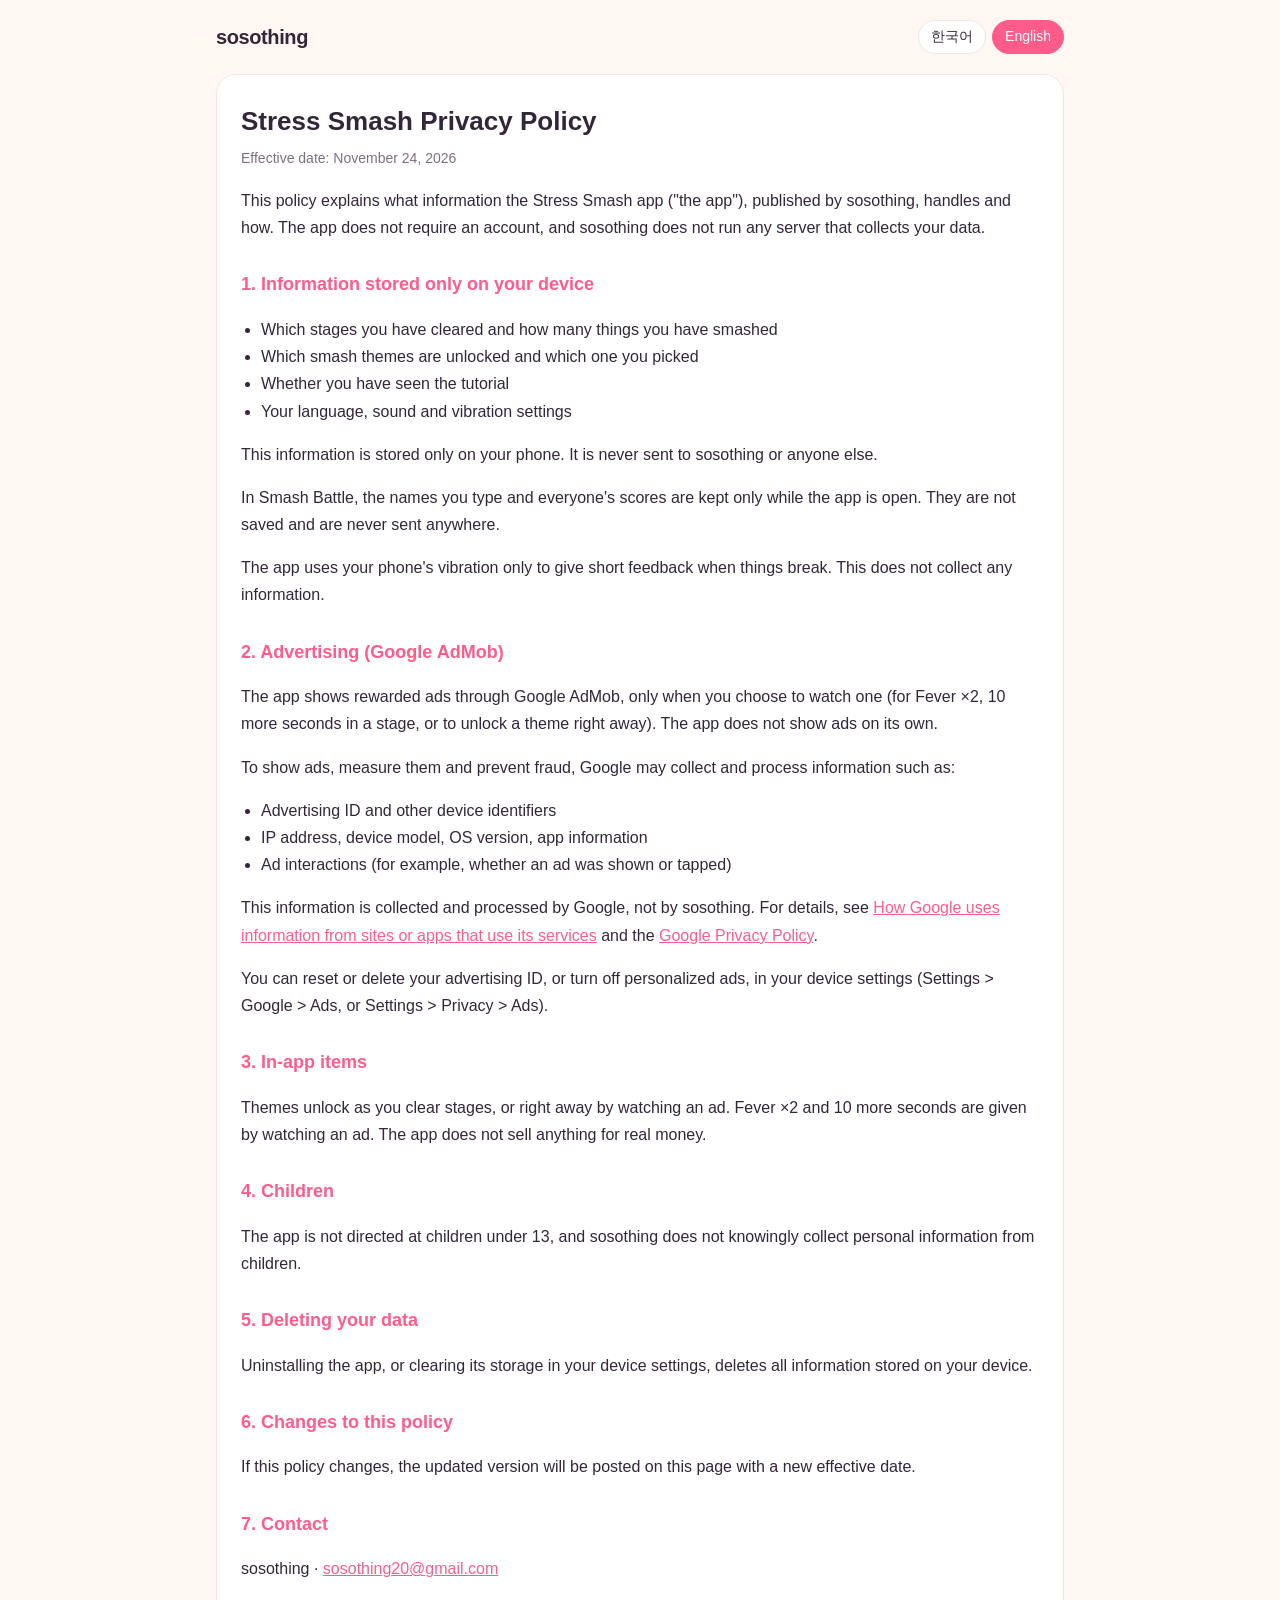
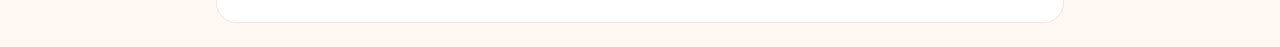
<file: apps/stress-smash/privacy.html>
<!doctype html>
<html lang="ko" data-lang="ko">
<head>
<meta charset="utf-8">
<meta name="viewport" content="width=device-width, initial-scale=1">
<title>Stress Smash · Privacy Policy</title>
<link rel="icon" href="../../assets/stress-smash-icon.png">
<link rel="stylesheet" href="../../style.css">
<script src="../../lang.js"></script>
</head>
<body>
<div class="wrap">
  <header class="top">
    <a class="brand" href="../../">sosothing</a>
    <div class="lang-switch">
      <button type="button" data-set-lang="ko">한국어</button>
      <button type="button" data-set-lang="en">English</button>
    </div>
  </header>

  <section class="doc" lang="en">
    <h1>Stress Smash Privacy Policy</h1>
    <p class="date">Effective date: November 24, 2026</p>
    <p>This policy explains what information the Stress Smash app ("the app"), published by sosothing, handles and how. The app does not require an account, and sosothing does not run any server that collects your data.</p>

    <h2>1. Information stored only on your device</h2>
    <ul>
      <li>Which stages you have cleared and how many things you have smashed</li>
      <li>Which smash themes are unlocked and which one you picked</li>
      <li>Whether you have seen the tutorial</li>
      <li>Your language, sound and vibration settings</li>
    </ul>
    <p>This information is stored only on your phone. It is never sent to sosothing or anyone else.</p>
    <p>In Smash Battle, the names you type and everyone's scores are kept only while the app is open. They are not saved and are never sent anywhere.</p>
    <p>The app uses your phone's vibration only to give short feedback when things break. This does not collect any information.</p>

    <h2>2. Advertising (Google AdMob)</h2>
    <p>The app shows rewarded ads through Google AdMob, only when you choose to watch one (for Fever ×2, 10 more seconds in a stage, or to unlock a theme right away). The app does not show ads on its own.</p>
    <p>To show ads, measure them and prevent fraud, Google may collect and process information such as:</p>
    <ul>
      <li>Advertising ID and other device identifiers</li>
      <li>IP address, device model, OS version, app information</li>
      <li>Ad interactions (for example, whether an ad was shown or tapped)</li>
    </ul>
    <p>This information is collected and processed by Google, not by sosothing. For details, see <a href="https://policies.google.com/technologies/partner-sites">How Google uses information from sites or apps that use its services</a> and the <a href="https://policies.google.com/privacy">Google Privacy Policy</a>.</p>
    <p>You can reset or delete your advertising ID, or turn off personalized ads, in your device settings (Settings &gt; Google &gt; Ads, or Settings &gt; Privacy &gt; Ads).</p>

    <h2>3. In-app items</h2>
    <p>Themes unlock as you clear stages, or right away by watching an ad. Fever ×2 and 10 more seconds are given by watching an ad. The app does not sell anything for real money.</p>

    <h2>4. Children</h2>
    <p>The app is not directed at children under 13, and sosothing does not knowingly collect personal information from children.</p>

    <h2>5. Deleting your data</h2>
    <p>Uninstalling the app, or clearing its storage in your device settings, deletes all information stored on your device.</p>

    <h2>6. Changes to this policy</h2>
    <p>If this policy changes, the updated version will be posted on this page with a new effective date.</p>

    <h2>7. Contact</h2>
    <p>sosothing · <a href="mailto:sosothing20@gmail.com">sosothing20@gmail.com</a></p>
  </section>

  <section class="doc" lang="ko">
    <h1>스트레스 박살 개인정보처리방침</h1>
    <p class="date">시행일: 2026년 11월 24일</p>
    <p>이 방침은 소소한상상(sosothing)이 제공하는 스트레스 박살 앱(이하 "앱")이 어떤 정보를 어떻게 다루는지 설명합니다. 앱은 회원가입이 없으며, sosothing은 사용자 정보를 모으는 서버를 운영하지 않습니다.</p>

    <h2>1. 기기에만 저장되는 정보</h2>
    <ul>
      <li>깬 스테이지, 지금까지 부순 물건 수</li>
      <li>열린 부수기 테마와 고른 테마</li>
      <li>튜토리얼을 봤는지 여부</li>
      <li>언어·소리·진동 설정</li>
    </ul>
    <p>이 정보는 사용자의 휴대폰에만 저장되며, sosothing이나 다른 누구에게도 전송되지 않습니다.</p>
    <p>박살 대결에서 입력한 이름과 각자의 점수는 앱을 켜 둔 동안에만 쓰이고, 저장하거나 어디로도 보내지 않습니다.</p>
    <p>앱은 물건이 깨질 때 짧게 떨리는 손맛을 위해서만 휴대폰 진동을 사용하며, 이로 인해 수집되는 정보는 없습니다.</p>

    <h2>2. 광고 (Google AdMob)</h2>
    <p>앱은 Google AdMob을 통해 보상형 광고를 보여 줍니다. 광고는 사용자가 직접 선택할 때만 나옵니다(피버 2배, 스테이지 10초 더, 테마 바로 열기). 앱이 저절로 광고를 띄우지 않습니다.</p>
    <p>광고 제공, 효과 측정, 부정 사용 방지를 위해 Google이 다음과 같은 정보를 수집·처리할 수 있습니다.</p>
    <ul>
      <li>광고 ID 및 기타 기기 식별자</li>
      <li>IP 주소, 기기 모델, OS 버전, 앱 정보</li>
      <li>광고 관련 활동(광고 노출·클릭 여부 등)</li>
    </ul>
    <p>이 정보는 sosothing이 아닌 Google이 수집하고 처리합니다. 자세한 내용은 <a href="https://policies.google.com/technologies/partner-sites?hl=ko">Google 서비스를 사용하는 사이트 또는 앱에서 Google이 정보를 사용하는 방법</a>과 <a href="https://policies.google.com/privacy?hl=ko">Google 개인정보처리방침</a>을 참고하세요.</p>
    <p>휴대폰 설정(설정 &gt; Google &gt; 광고, 또는 설정 &gt; 개인정보 보호 &gt; 광고)에서 광고 ID를 재설정·삭제하거나 맞춤 광고를 끌 수 있습니다.</p>

    <h2>3. 게임 안 아이템</h2>
    <p>테마는 스테이지를 깨면 열리며, 광고를 보면 바로 열 수도 있습니다. 피버 2배와 10초 더는 광고를 보면 받을 수 있습니다. 앱은 실제 돈으로 아무것도 판매하지 않습니다.</p>

    <h2>4. 아동</h2>
    <p>앱은 만 13세 미만 아동을 대상으로 하지 않으며, sosothing은 아동의 개인정보를 알면서 수집하지 않습니다.</p>

    <h2>5. 정보 삭제</h2>
    <p>앱을 삭제하거나 휴대폰 설정에서 앱 저장공간을 지우면 기기에 저장된 모든 정보가 함께 삭제됩니다.</p>

    <h2>6. 방침 변경</h2>
    <p>방침이 바뀌면 이 페이지에 새 시행일과 함께 게시합니다.</p>

    <h2>7. 문의</h2>
    <p>소소한상상(sosothing) · <a href="mailto:sosothing20@gmail.com">sosothing20@gmail.com</a></p>
  </section>
</div>
</body>
</html>
</file>
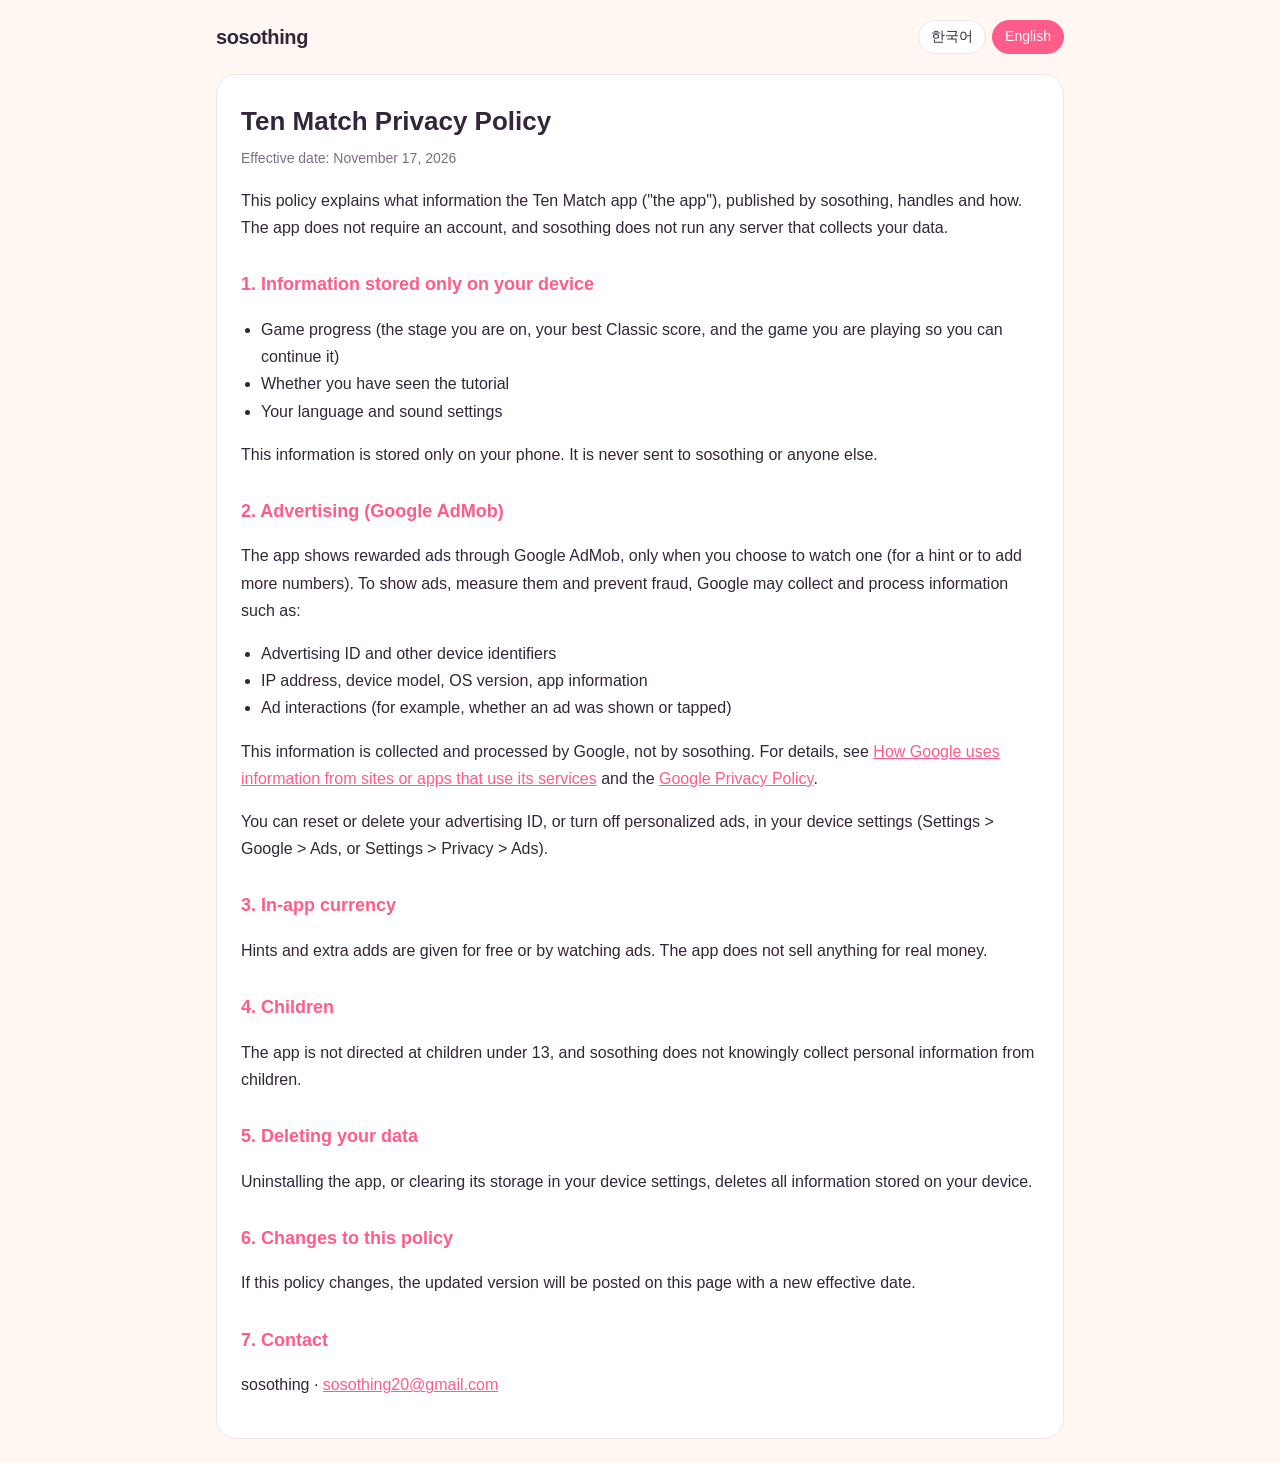
<file: apps/ten-match/privacy.html>
<!doctype html>
<html lang="ko" data-lang="ko">
<head>
<meta charset="utf-8">
<meta name="viewport" content="width=device-width, initial-scale=1">
<title>Ten Match · Privacy Policy</title>
<link rel="icon" href="../../assets/ten-match-icon.png">
<link rel="stylesheet" href="../../style.css">
<script src="../../lang.js"></script>
</head>
<body>
<div class="wrap">
  <header class="top">
    <a class="brand" href="../../">sosothing</a>
    <div class="lang-switch">
      <button type="button" data-set-lang="ko">한국어</button>
      <button type="button" data-set-lang="en">English</button>
    </div>
  </header>

  <section class="doc" lang="en">
    <h1>Ten Match Privacy Policy</h1>
    <p class="date">Effective date: November 17, 2026</p>
    <p>This policy explains what information the Ten Match app ("the app"), published by sosothing, handles and how. The app does not require an account, and sosothing does not run any server that collects your data.</p>

    <h2>1. Information stored only on your device</h2>
    <ul>
      <li>Game progress (the stage you are on, your best Classic score, and the game you are playing so you can continue it)</li>
      <li>Whether you have seen the tutorial</li>
      <li>Your language and sound settings</li>
    </ul>
    <p>This information is stored only on your phone. It is never sent to sosothing or anyone else.</p>

    <h2>2. Advertising (Google AdMob)</h2>
    <p>The app shows rewarded ads through Google AdMob, only when you choose to watch one (for a hint or to add more numbers). To show ads, measure them and prevent fraud, Google may collect and process information such as:</p>
    <ul>
      <li>Advertising ID and other device identifiers</li>
      <li>IP address, device model, OS version, app information</li>
      <li>Ad interactions (for example, whether an ad was shown or tapped)</li>
    </ul>
    <p>This information is collected and processed by Google, not by sosothing. For details, see <a href="https://policies.google.com/technologies/partner-sites">How Google uses information from sites or apps that use its services</a> and the <a href="https://policies.google.com/privacy">Google Privacy Policy</a>.</p>
    <p>You can reset or delete your advertising ID, or turn off personalized ads, in your device settings (Settings &gt; Google &gt; Ads, or Settings &gt; Privacy &gt; Ads).</p>

    <h2>3. In-app currency</h2>
    <p>Hints and extra adds are given for free or by watching ads. The app does not sell anything for real money.</p>

    <h2>4. Children</h2>
    <p>The app is not directed at children under 13, and sosothing does not knowingly collect personal information from children.</p>

    <h2>5. Deleting your data</h2>
    <p>Uninstalling the app, or clearing its storage in your device settings, deletes all information stored on your device.</p>

    <h2>6. Changes to this policy</h2>
    <p>If this policy changes, the updated version will be posted on this page with a new effective date.</p>

    <h2>7. Contact</h2>
    <p>sosothing · <a href="mailto:sosothing20@gmail.com">sosothing20@gmail.com</a></p>
  </section>

  <section class="doc" lang="ko">
    <h1>텐 매치 개인정보처리방침</h1>
    <p class="date">시행일: 2026년 11월 17일</p>
    <p>이 방침은 소소한상상(sosothing)이 제공하는 텐 매치 앱(이하 "앱")이 어떤 정보를 어떻게 다루는지 설명합니다. 앱은 회원가입이 없으며, sosothing은 사용자 정보를 모으는 서버를 운영하지 않습니다.</p>

    <h2>1. 기기에만 저장되는 정보</h2>
    <ul>
      <li>게임 진행 기록(지금 할 스테이지, 클래식 최고 점수, 이어서 할 수 있게 저장한 하던 판)</li>
      <li>튜토리얼을 봤는지 여부</li>
      <li>언어·소리 설정</li>
    </ul>
    <p>이 정보는 사용자의 휴대폰에만 저장되며, sosothing이나 다른 누구에게도 전송되지 않습니다.</p>

    <h2>2. 광고 (Google AdMob)</h2>
    <p>앱은 Google AdMob을 통해 보상형 광고를 보여 주며, 사용자가 직접 선택할 때(힌트, 숫자 추가)만 광고가 나옵니다. 광고 제공, 효과 측정, 부정 사용 방지를 위해 Google이 다음과 같은 정보를 수집·처리할 수 있습니다.</p>
    <ul>
      <li>광고 ID 및 기타 기기 식별자</li>
      <li>IP 주소, 기기 모델, OS 버전, 앱 정보</li>
      <li>광고 관련 활동(광고 노출·클릭 여부 등)</li>
    </ul>
    <p>이 정보는 sosothing이 아닌 Google이 수집하고 처리합니다. 자세한 내용은 <a href="https://policies.google.com/technologies/partner-sites?hl=ko">Google 서비스를 사용하는 사이트 또는 앱에서 Google이 정보를 사용하는 방법</a>과 <a href="https://policies.google.com/privacy?hl=ko">Google 개인정보처리방침</a>을 참고하세요.</p>
    <p>휴대폰 설정(설정 &gt; Google &gt; 광고, 또는 설정 &gt; 개인정보 보호 &gt; 광고)에서 광고 ID를 재설정·삭제하거나 맞춤 광고를 끌 수 있습니다.</p>

    <h2>3. 게임 안 재화</h2>
    <p>힌트와 숫자 추가는 무료로 주거나 광고를 보면 받을 수 있습니다. 앱은 실제 돈으로 아무것도 판매하지 않습니다.</p>

    <h2>4. 아동</h2>
    <p>앱은 만 13세 미만 아동을 대상으로 하지 않으며, sosothing은 아동의 개인정보를 알면서 수집하지 않습니다.</p>

    <h2>5. 정보 삭제</h2>
    <p>앱을 삭제하거나 휴대폰 설정에서 앱 저장공간을 지우면 기기에 저장된 모든 정보가 함께 삭제됩니다.</p>

    <h2>6. 방침 변경</h2>
    <p>방침이 바뀌면 이 페이지에 새 시행일과 함께 게시합니다.</p>

    <h2>7. 문의</h2>
    <p>소소한상상(sosothing) · <a href="mailto:sosothing20@gmail.com">sosothing20@gmail.com</a></p>
  </section>
</div>
</body>
</html>
</file>
<file: style.css>
:root {
  --ink: #34263a;
  --muted: #7d6f82;
  --accent: #ff5c8a;
  --accent-soft: #ffe4ec;
  --bg: #fff8f2;
  --card: #ffffff;
  --line: #f3e3ea;
}

* { box-sizing: border-box; }

body {
  margin: 0;
  background: var(--bg);
  color: var(--ink);
  font: 16px/1.7 -apple-system, "Segoe UI", Roboto, "Noto Sans KR", sans-serif;
  /* 한글이 낱자로 끊기지 않고 낱말 단위로 줄바꿈되게. 긴 주소는 넘치지 않게 끊는다 */
  word-break: keep-all;
  overflow-wrap: break-word;
}

a { color: var(--accent); }

.wrap { max-width: 880px; margin: 0 auto; padding: 0 16px; }

/* 언어 전환: html[data-lang]에 맞지 않는 쪽을 숨긴다 */
html[data-lang="ko"] [lang="en"]:not(html),
html[data-lang="en"] [lang="ko"]:not(html) { display: none; }

header.top {
  display: flex;
  align-items: center;
  justify-content: space-between;
  padding: 20px 0;
}

.brand {
  font-weight: 800;
  font-size: 20px;
  letter-spacing: -0.02em;
  color: var(--ink);
  text-decoration: none;
}

.lang-switch { display: flex; gap: 6px; }
.lang-switch button {
  font: inherit;
  font-size: 14px;
  padding: 4px 12px;
  border-radius: 999px;
  border: 1px solid var(--line);
  background: var(--card);
  color: var(--ink);
  cursor: pointer;
}
.lang-switch button[aria-pressed="true"] {
  background: var(--accent);
  border-color: var(--accent);
  color: #fff;
}

.hero { padding: 40px 0 32px; }
.hero h1 { font-size: 34px; line-height: 1.3; margin: 0 0 12px; letter-spacing: -0.02em; }
.hero p { color: var(--muted); font-size: 18px; margin: 0; max-width: 560px; }

h2.section-title { font-size: 22px; margin: 40px 0 16px; }

.apps { display: grid; grid-template-columns: repeat(auto-fit, minmax(300px, 1fr)); gap: 20px; }

.app {
  background: var(--card);
  border: 1px solid var(--line);
  border-radius: 24px;
  padding: 24px;
  display: flex;
  flex-direction: column;
}
.app-head { display: flex; gap: 16px; align-items: center; margin-bottom: 16px; }
.app-head img { width: 64px; height: 64px; border-radius: 16px; }
.app-head h3 { margin: 0; font-size: 20px; }
.app-head p { margin: 0; color: var(--muted); font-size: 14px; }
.app .shot { width: 100%; max-width: 220px; align-self: center; border-radius: 16px; border: 1px solid var(--line); margin: 8px 0 16px; }
.app ul { padding-left: 20px; margin: 0 0 20px; }
.app .links { margin-top: auto; display: flex; flex-wrap: wrap; gap: 8px; }

.btn {
  display: inline-block;
  padding: 8px 16px;
  border-radius: 999px;
  text-decoration: none;
  font-size: 14px;
  font-weight: 600;
}
.btn-primary { background: var(--accent); color: #fff; }
.btn-ghost { background: var(--accent-soft); color: var(--accent); }

.about {
  background: var(--card);
  border: 1px solid var(--line);
  border-radius: 24px;
  padding: 24px;
}
.about p { margin: 0 0 8px; }

footer {
  margin-top: 56px;
  padding: 24px 0 48px;
  border-top: 1px solid var(--line);
  color: var(--muted);
  font-size: 13px;
}
footer dl { display: grid; grid-template-columns: max-content 1fr; gap: 2px 16px; margin: 0 0 12px; }
footer dt { font-weight: 600; }
footer dd { margin: 0; }

/* 개인정보처리방침 같은 문서 페이지 */
.doc { background: var(--card); border: 1px solid var(--line); border-radius: 20px; padding: 24px; margin-bottom: 24px; }
.doc h1 { font-size: 26px; margin: 0 0 4px; }
.doc h2 { font-size: 18px; margin: 28px 0 8px; color: var(--accent); }
.doc .date { color: var(--muted); font-size: 14px; margin: 0 0 16px; }
.doc ul { padding-left: 20px; }

@media (max-width: 480px) {
  .hero h1 { font-size: 28px; }
  .hero p { font-size: 16px; }
}
</file>
